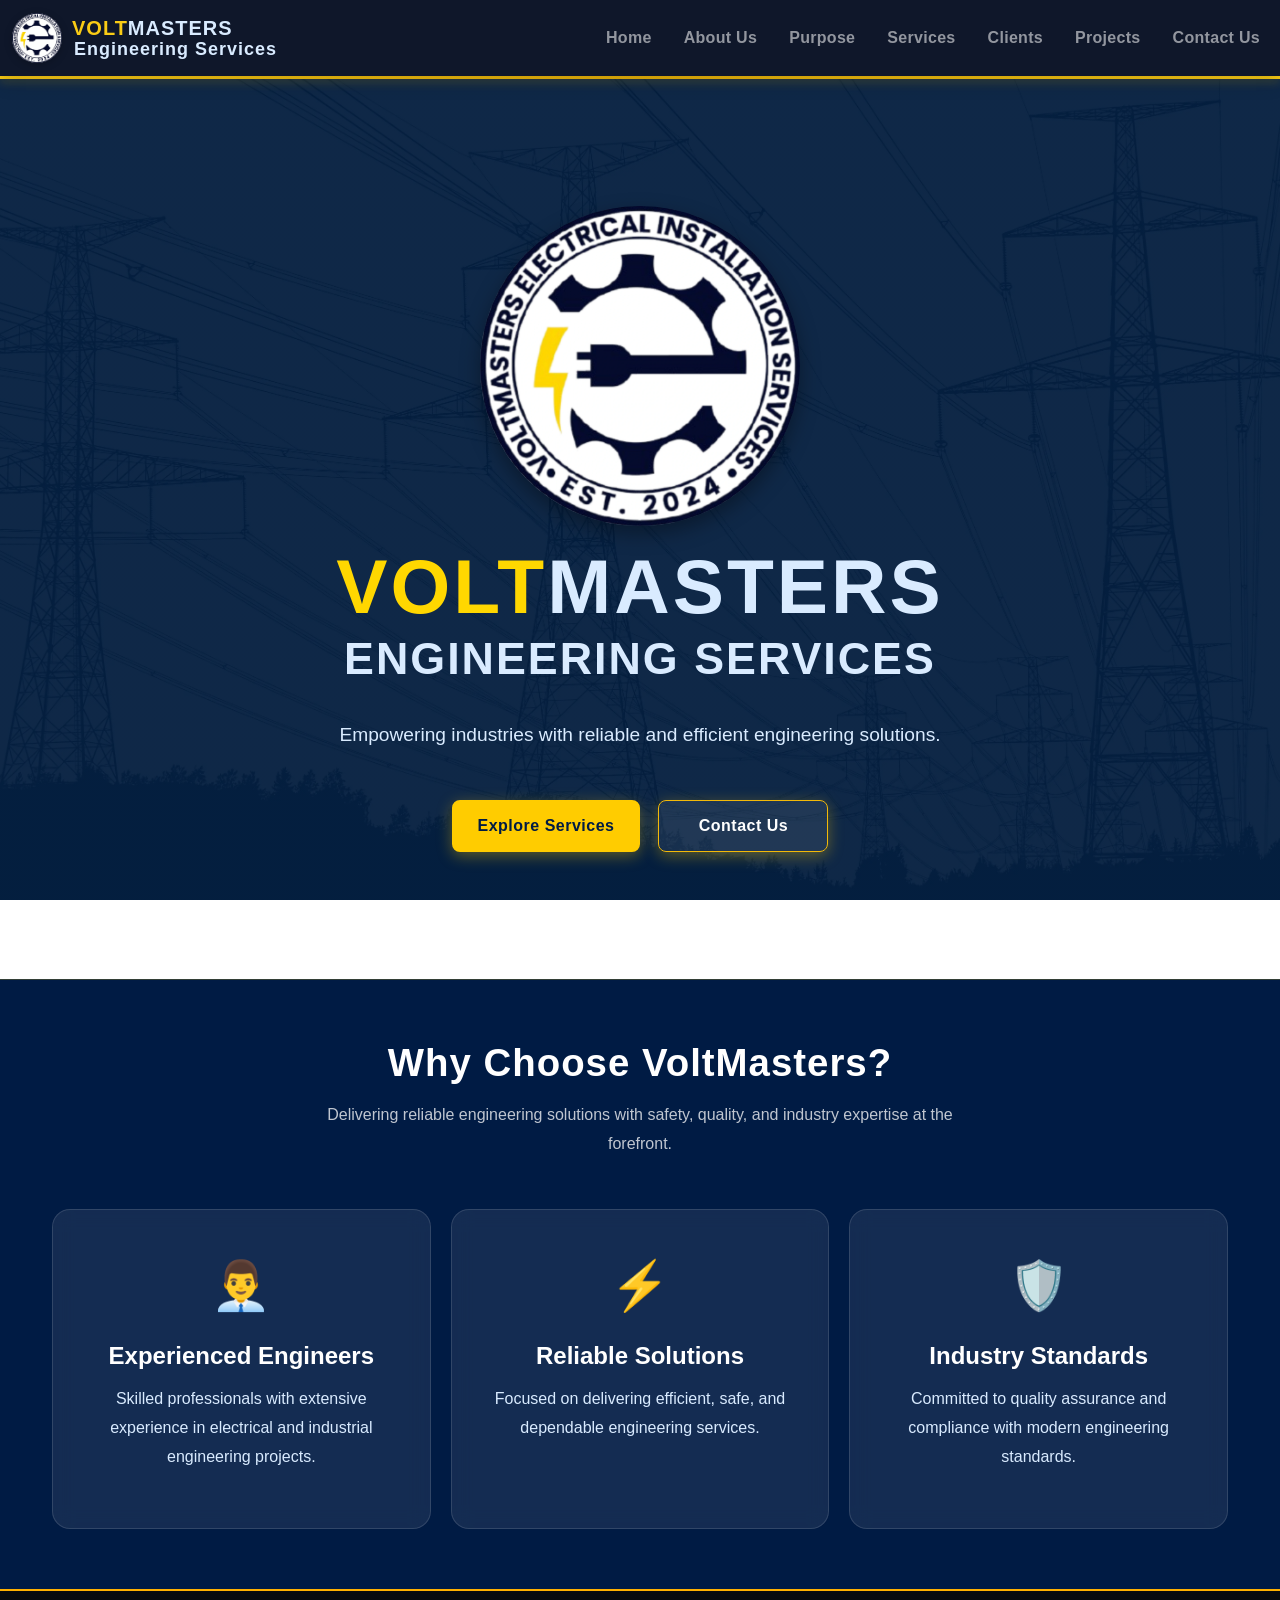
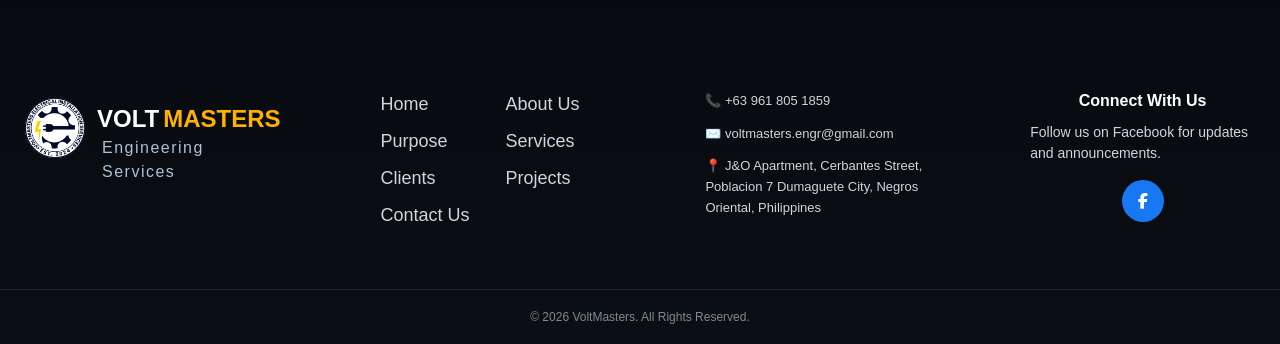
<file: index.html>
<!DOCTYPE html>
<html lang="en">

<head>
    <meta charset="UTF-8">
    <meta name="viewport" content="width=device-width, initial-scale=1.0">
    <title>VoltMasters Engineering Services</title>
    <link rel="icon" href="img/ico/logo.ico" type="image/x-icon">
    <link rel="stylesheet" href="css/style.css">
    <script src="https://cdn.jsdelivr.net/npm/bootstrap@5.3.3/dist/js/bootstrap.bundle.min.js"></script>
</head>

<body>

    <!-- LOADER -->
    <div id="loader">
        <div class="spinner"></div>
    </div>

    <!-- HEADER -->
    <div id="header"></div>

    <!-- MAIN CONTENT -->
    <main>

        <!-- HERO SECTION -->
        <section class="hero">

            <div class="hero-overlay"></div>

            <div class="container hero-container">

                <!-- LEFT CONTENT -->
                <div class="hero-content">

                    <div class="hero-brand">    

                             <!-- LOGO IMAGE (LIKE HEADER) -->
                              <img src="img/logo.webp" alt="VoltMasters Logo" class="hero-logo">

                              <!-- BRAND NAME -->
                               <h1>
                                 <span class="volt">VOLT</span><span class="masters">MASTERS</span>
                                   </h1>

                                             <!-- SUBTITLE -->
                                           <h2 class="hero-subtitle">ENGINEERING SERVICES</h2>

                                    </div>

                    <p>
                        Empowering industries with reliable and efficient engineering solutions.
                    </p>

                    <div class="hero-buttons">
                        <a href="/services" class="btn">Explore Services</a>
                        <a href="/contact" class="btn btn-outline">Contact Us</a>
                    </div>

                </div>

                

            </div>
                
        </section>

            <!-- WHY CHOOSE US -->
        <section class="why-us">
    <div class="container">

        <div class="section-header">
            <h2>Why Choose VoltMasters?</h2>
            <p>
                Delivering reliable engineering solutions with safety,
                quality, and industry expertise at the forefront.
            </p>
        </div>

        <div class="features">

            <div class="feature-card">
                <div class="feature-icon">👨‍💼</div>
                <h3>Experienced Engineers</h3>
                <p>
                    Skilled professionals with extensive experience
                    in electrical and industrial engineering projects.
                </p>
            </div>

            <div class="feature-card">
                <div class="feature-icon">⚡</div>
                <h3>Reliable Solutions</h3>
                <p>
                    Focused on delivering efficient, safe, and
                    dependable engineering services.
                </p>
            </div>

            <div class="feature-card">
                <div class="feature-icon">🛡️</div>
                <h3>Industry Standards</h3>
                <p>
                    Committed to quality assurance and compliance
                    with modern engineering standards.
                </p>
            </div>

        </div>

    </div>
</section>

    </main>

    <!-- FOOTER -->
    <div id="footer"></div>

    <!-- SCRIPT -->
    <script src="js/main.js"></script>

</body>

</html>
</file>
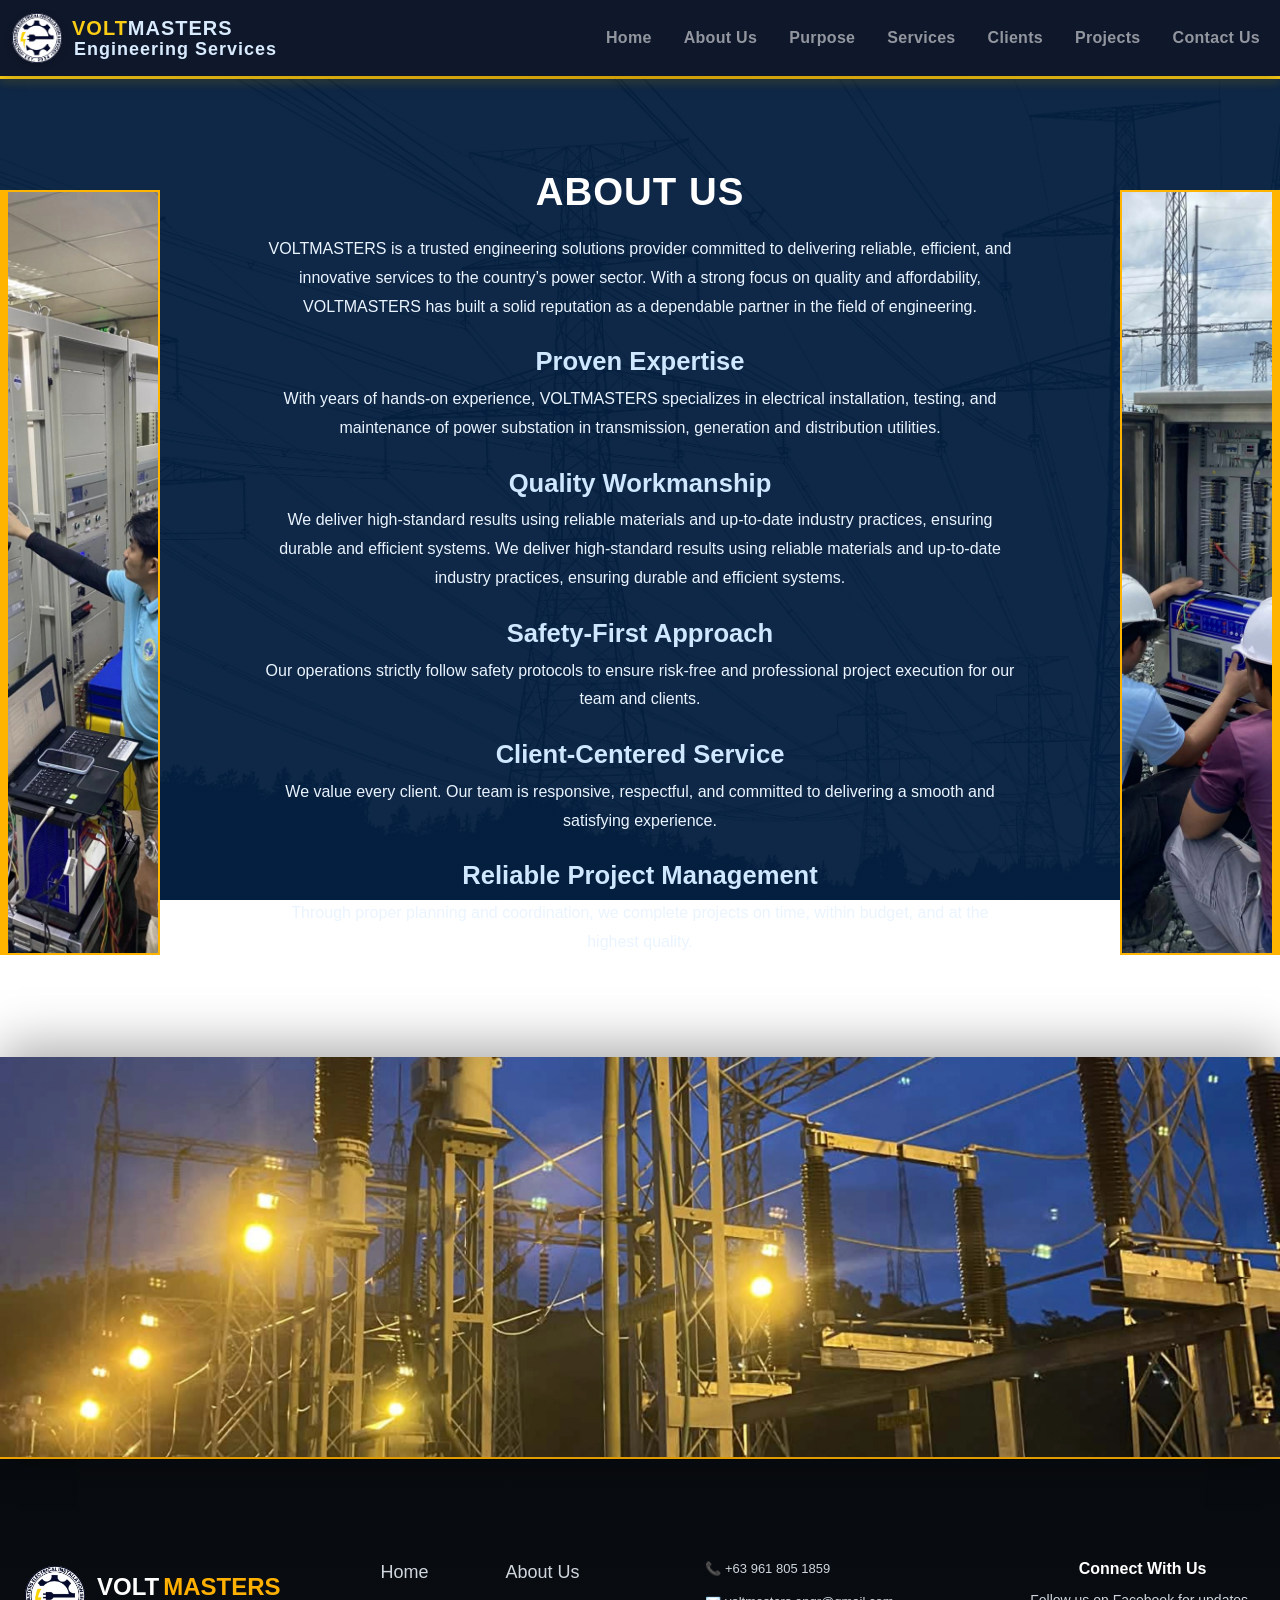
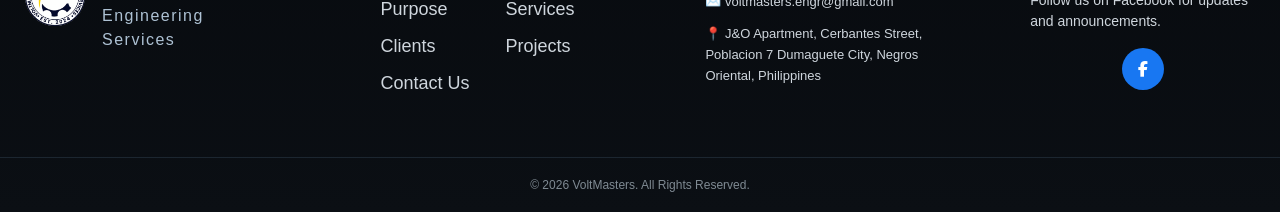
<file: about.html>
<!DOCTYPE html>
<html lang="en">
<head>
    <meta charset="UTF-8">
    <meta name="viewport" content="width=device-width, initial-scale=1.0">
    <title>ABOUT US | Voltmasters Engineering Services</title>
    <link rel="icon" href="img/ico/logo.ico" type="image/x-icon">
    <link rel="stylesheet" href="css/style.css">
    <script src="https://cdn.jsdelivr.net/npm/bootstrap@5.3.3/dist/js/bootstrap.bundle.min.js"></script>
</head>

<body>

<!-- LOADER -->
<div id="loader">
    <div class="spinner"></div>
</div>

<!-- HEADER -->
<div id="header"></div>

<main> 

<section class="about-section">
    <div class="about-overlay"></div>

    <div class="about-container">

        <div class="about-content">

            <!-- LEFT IMAGE -->
            <div class="about-side-image">
                <img src="img/abt/6.webp" loading="lazy" alt="Left Image">
            </div>

            <!-- TEXT -->
            <div class="about-text">
                <h2>ABOUT US</h2>

                <p>
                    VOLTMASTERS is a trusted engineering solutions provider committed to delivering reliable, efficient, and innovative services to the country’s power sector.
                    With a strong focus on quality and affordability, VOLTMASTERS has built a solid reputation as a dependable partner in the field of engineering.
                </p>

                <h3>Proven Expertise</h3>
                <p>With years of hands-on experience, VOLTMASTERS specializes in electrical installation, testing, and maintenance of power substation in transmission, generation and distribution utilities.</p>

                <h3>Quality Workmanship</h3>
                <p>We deliver high-standard results using reliable materials and up-to-date industry practices, ensuring durable and efficient systems.
                   We deliver high-standard results using reliable materials and up-to-date industry practices, ensuring durable and efficient systems.</p>

                <h3>Safety-First Approach</h3>
                <p>Our operations strictly follow safety protocols to ensure risk-free and professional project execution for our team and clients.</p>

                <h3>Client-Centered Service</h3>
                <p>We value every client. Our team is responsive, respectful, and committed to delivering a smooth and satisfying experience.</p>

                <h3>Reliable Project Management</h3>
                <p>Through proper planning and coordination, we complete projects on time, within budget, and at the highest quality.</p>
            </div>

            <!-- RIGHT IMAGE -->
            <div class="about-side-image">
                <img src="img/abt/5.webp" loading="lazy" alt="Right Image">
            </div>

        </div>

<!-- FULL WIDTH IMAGE (BOTTOM) -->
<div class="about-images">
   <img src="img/abt/SUBS.webp" loading="lazy" alt="Substation">
</div>

    </div>
</section>

</main>

<!-- FOOTER -->
<div id="footer"></div>

<script src="js/main.js"></script>

</body>
</html>
</file>
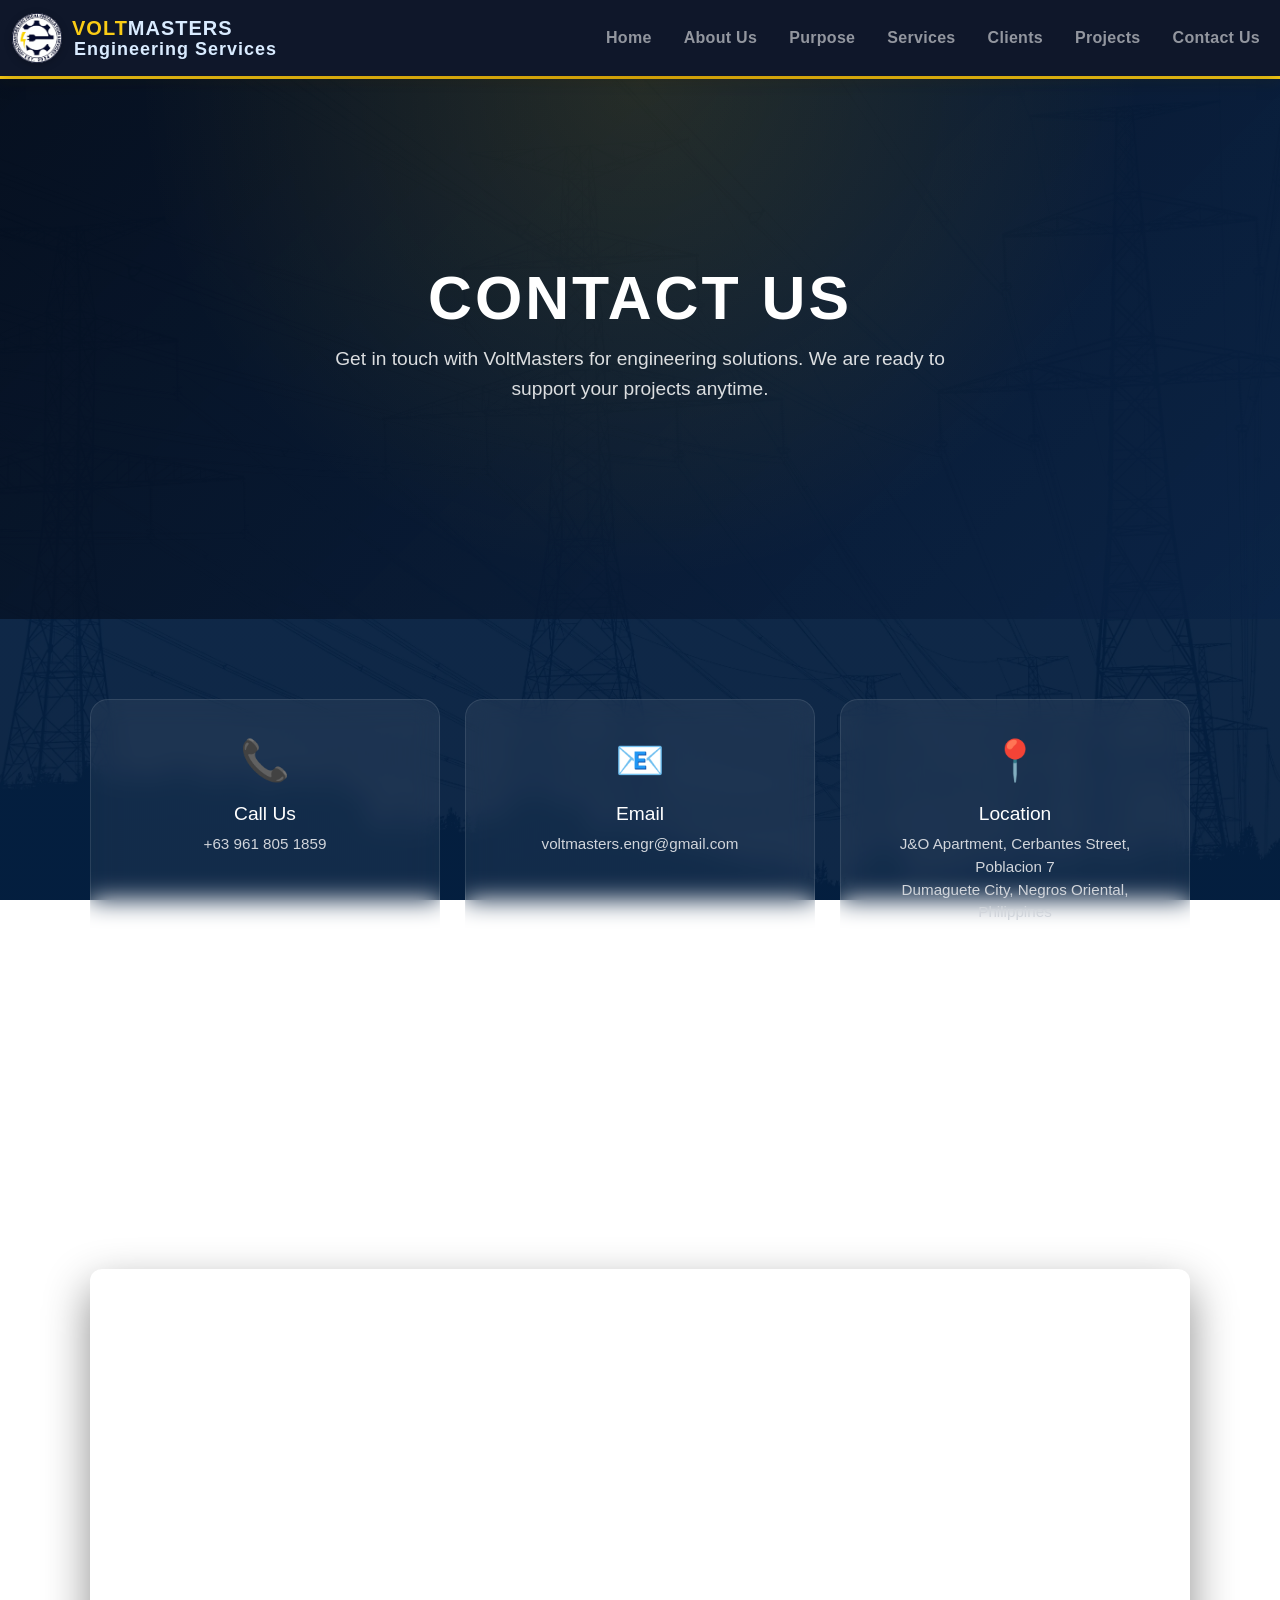
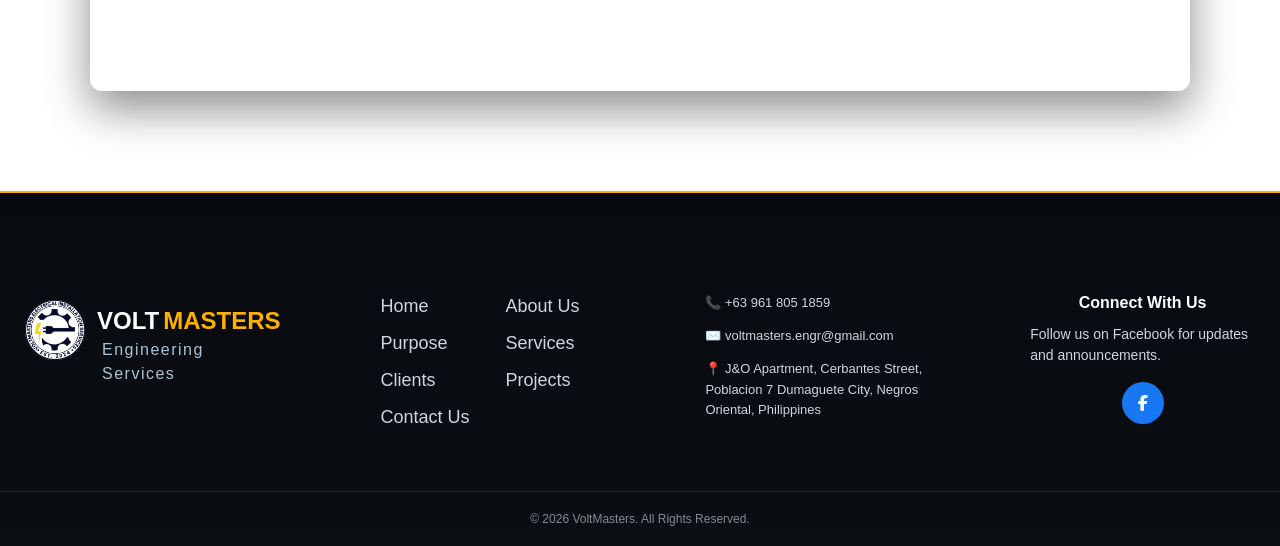
<file: contact.html>
<!DOCTYPE html>
<html lang="en">

<head>
    <meta charset="UTF-8">
    <meta name="viewport" content="width=device-width, initial-scale=1.0">
    <title>Contact | Voltmasters Engineering Services</title>
    <link rel="icon" href="img/ico/logo.ico" type="image/x-icon">
    <link rel="stylesheet" href="css/style.css">
    <script src="https://cdn.jsdelivr.net/npm/bootstrap@5.3.3/dist/js/bootstrap.bundle.min.js"></script>
</head>

<body>

    <!-- LOADER -->
    <div id="loader">
        <div class="spinner"></div>
    </div>

    <!-- HEADER -->
    <div id="header"></div>

    <!-- MAIN CONTENT -->
    <main>

        <!-- HERO SECTION -->
        <section class="contact-hero">
            <div class="hero-content">
                <h1>Contact Us</h1>
                <p>
                    Get in touch with VoltMasters for engineering solutions.
                    We are ready to support your projects anytime.
                </p>
            </div>
        </section>

        <!-- CONTACT INFO CARDS -->
        <section class="contact-info-section">
            <div class="contact-info-grid">

                <div class="info-card">
                    <div class="icon">📞</div>
                    <h3>Call Us</h3>
                    <p>+63 961 805 1859</p>
                </div>

                <div class="info-card">
                    <div class="icon">📧</div>
                    <h3>Email</h3>
                    <p>voltmasters.engr@gmail.com</p>
                </div>

                <div class="info-card">
                    <div class="icon">📍</div>
                    <h3>Location</h3>
                    <p>J&O Apartment, Cerbantes Street, Poblacion 7<br>
                       Dumaguete City, Negros Oriental, Philippines
                    </p>
                </div>

            </div>
        </section>

        <!-- GOOGLE MAP SECTION -->
        <section class="contact-map-section">

            <div class="map-container">

                <h2>Our Location</h2>
                <p>Visit our office in Dumaguete City, Philippines</p>

                <div class="map-frame">
                    <iframe
                        src="https://www.google.com/maps/embed?pb=!1m18!1m12!1m3!1d246.0791974936478!2d123.30485524404823!3d9.309579534411538!2m3!1f0!2f0!3f0!3m2!1i1024!2i768!4f13.1!3m3!1m2!1s0x33ab6f000df1f07b%3A0x8195cd69bfc5812e!2sVoltMasters%20Engineering%20Services!5e0!3m2!1sen!2sph!4v1780282876673!5m2!1sen!2sph"
                        width="100%"
                        height="400"
                        style="border:0;"
                        allowfullscreen=""
                        loading="lazy"
                        referrerpolicy="no-referrer-when-downgrade">
                    </iframe>
                </div>

            </div>


    </main>

    <!-- FOOTER -->
    <div id="footer"></div>

    <!-- JS -->
    <script src="js/main.js"></script>

</body>

</html>
</file>
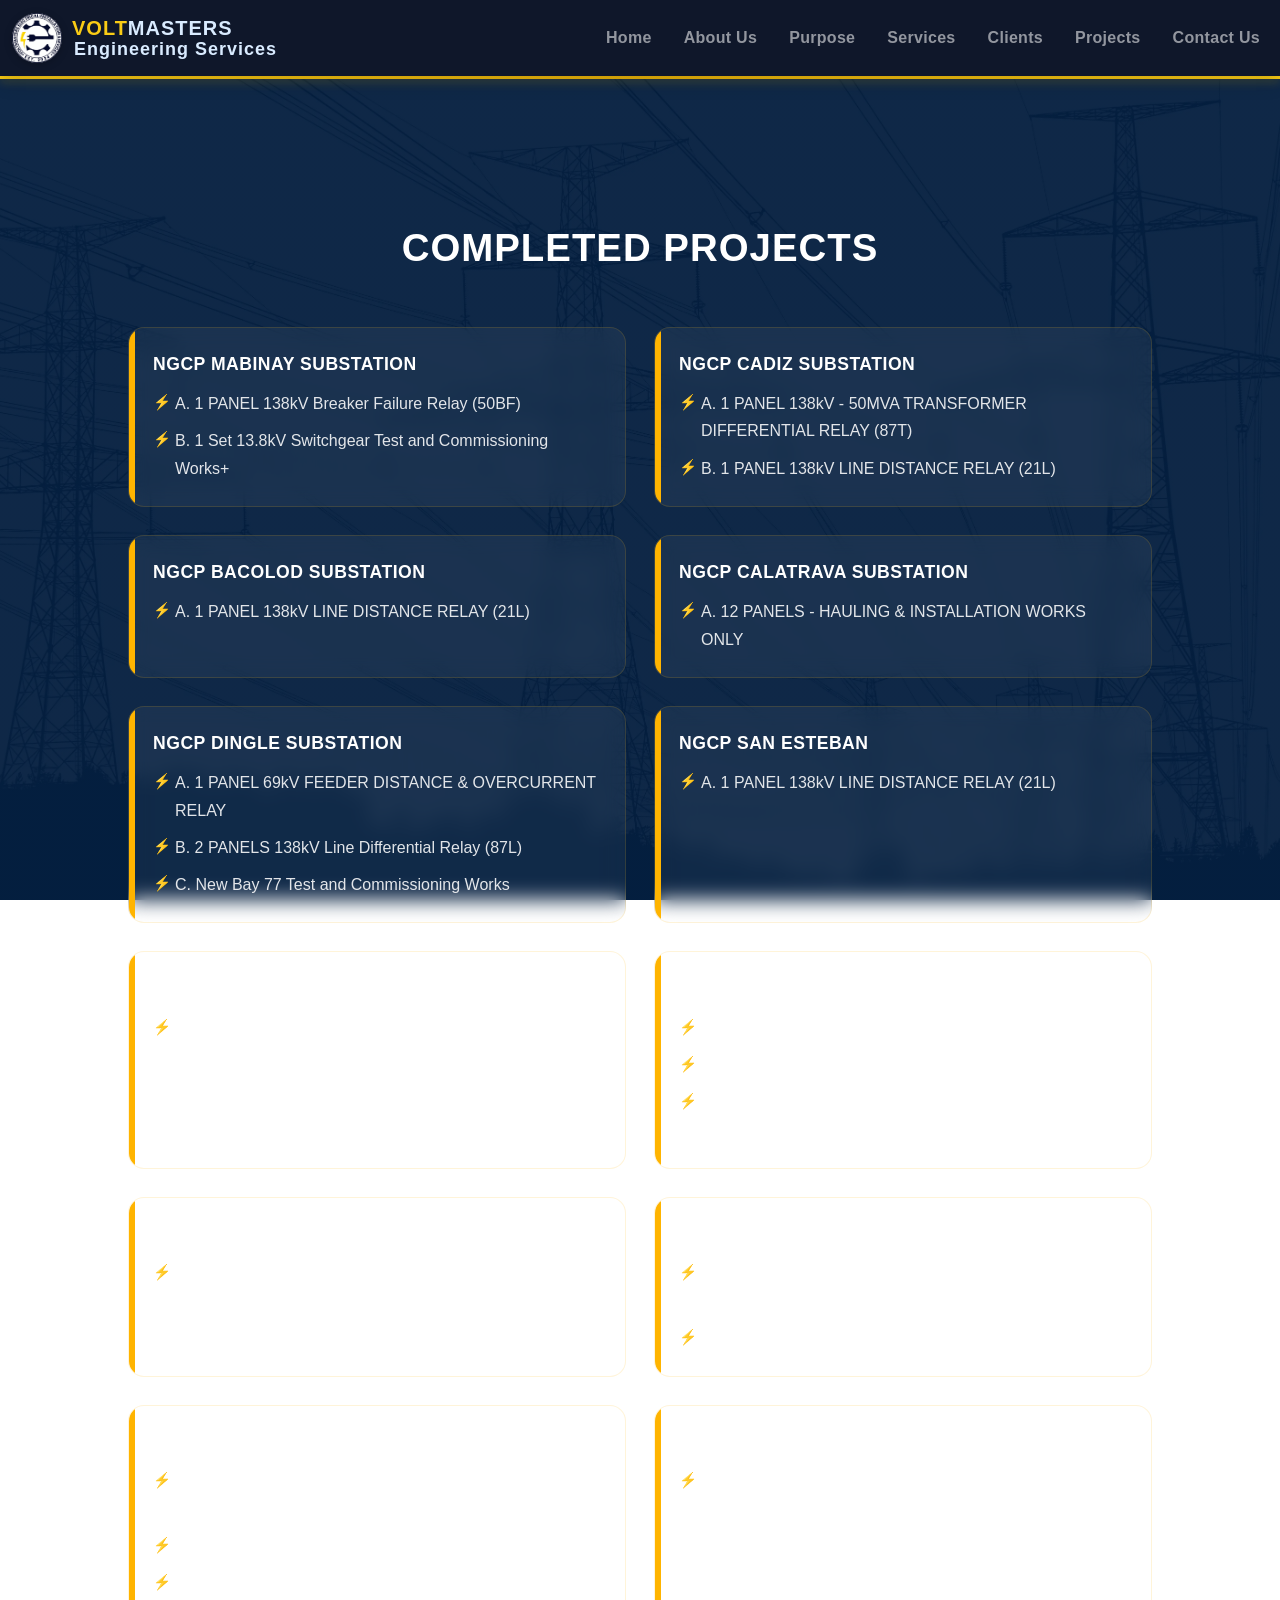
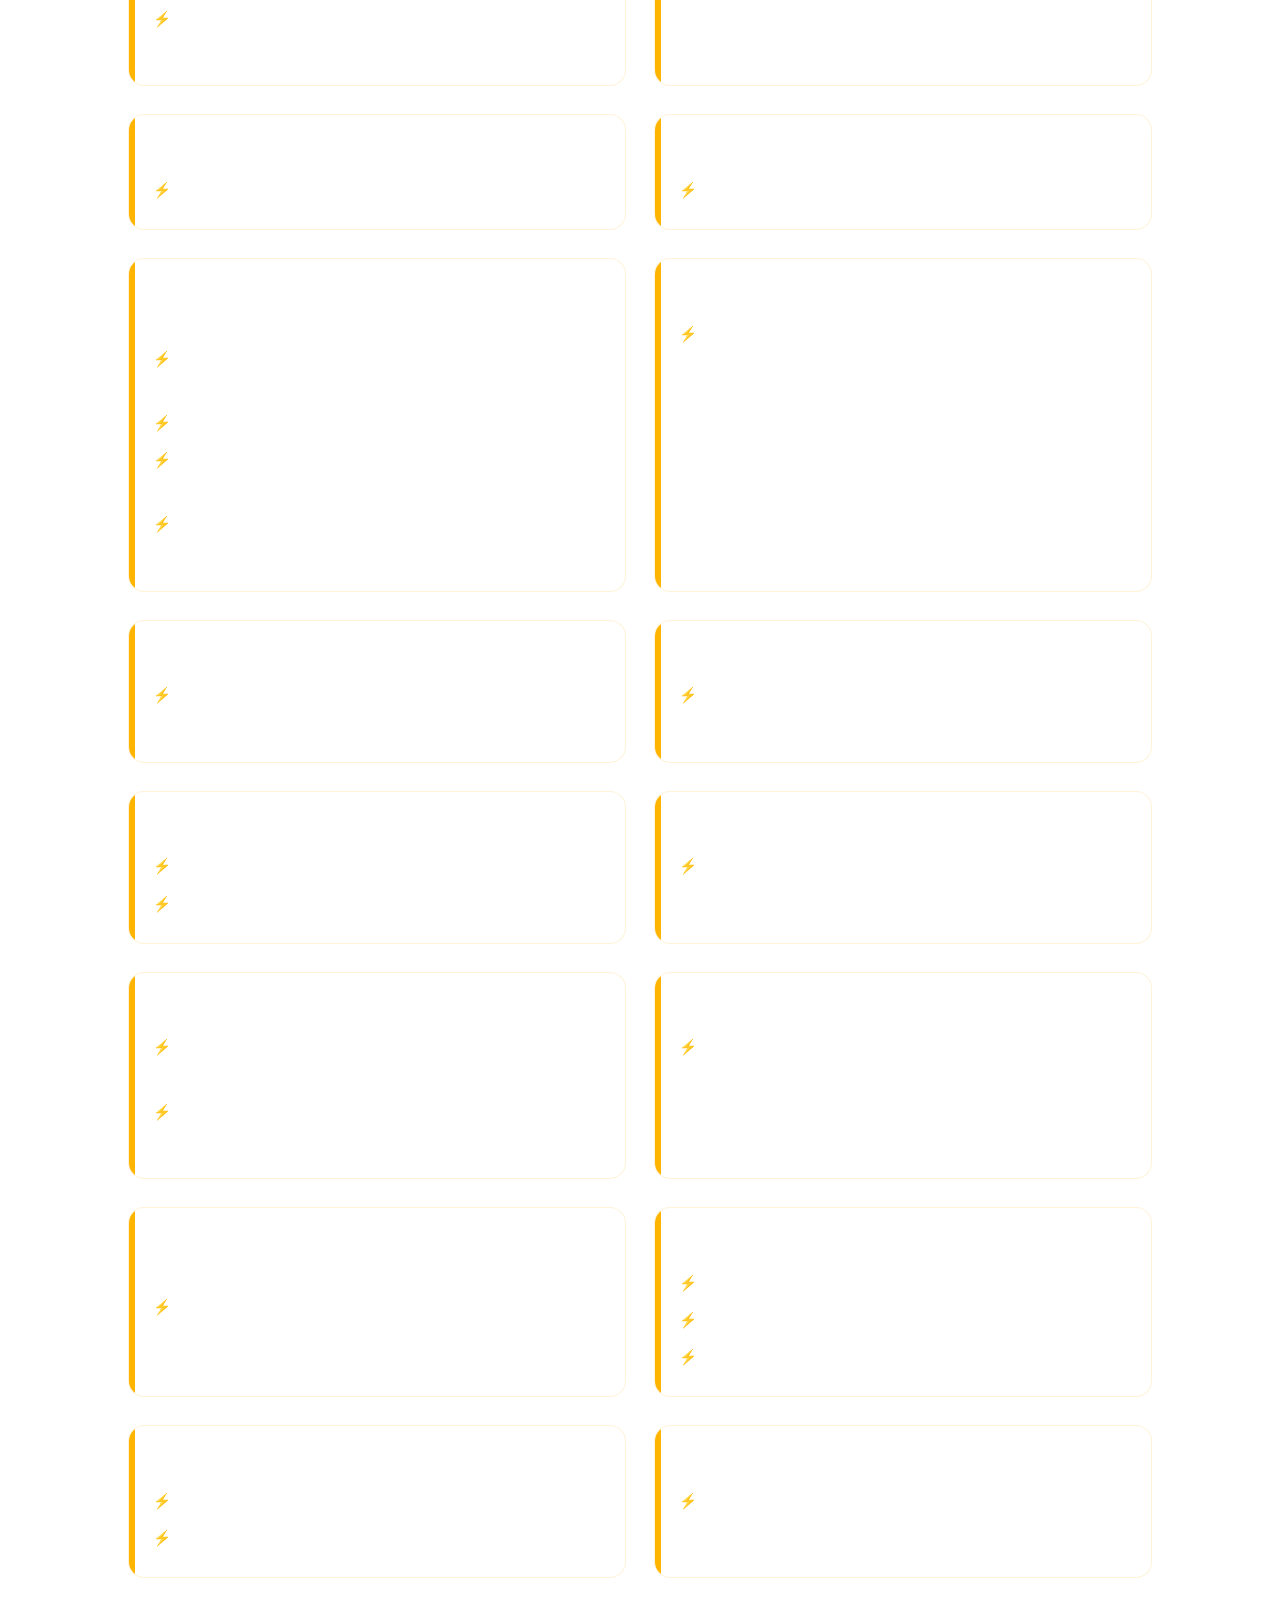
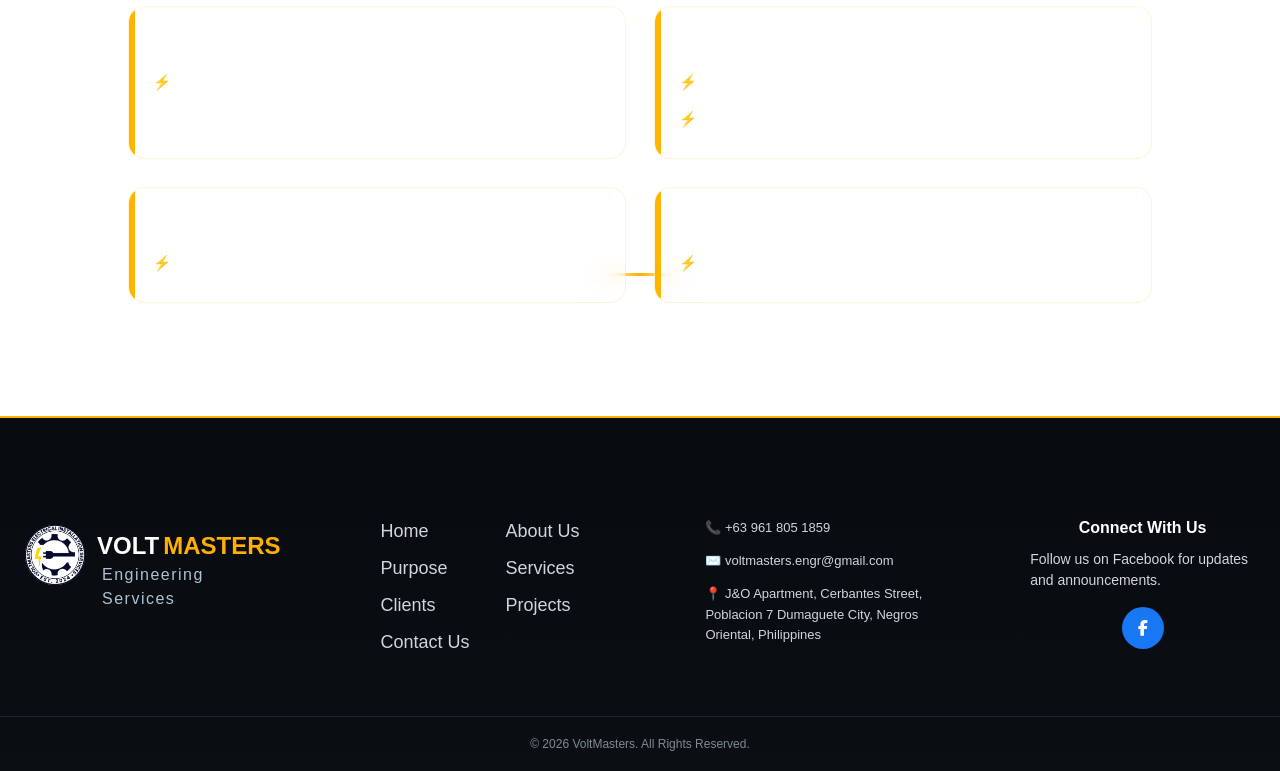
<file: projects.html>
<!DOCTYPE html>
<html lang="en">

<head>
    <meta charset="UTF-8">
    <meta name="viewport" content="width=device-width, initial-scale=1.0">
    <title>Projects | Voltmasters Engineering Services</title>
    <link rel="icon" href="img/ico/logo.ico" type="image/x-icon">
    <link rel="stylesheet" href="css/style.css">
    <script src="https://cdn.jsdelivr.net/npm/bootstrap@5.3.3/dist/js/bootstrap.bundle.min.js"></script>
</head>

<body>

    <!-- LOADER -->
    <div id="loader">
        <div class="spinner"></div>
    </div>

    <!-- HEADER -->
    <div id="header"></div>

    <!-- MAIN CONTENT -->
    <main>

        <section class="projects-section">

            <div class="projects-overlay"></div>

            

            <!-- PROJECT LIST -->
            <div class="completed-projects">
                <ul>

                    <!-- 30 PROJECT ITEMS -->
                    <li><strong>NGCP MABINAY SUBSTATION</strong>
                        <div class="project-details">
                            <div>A. 1 PANEL 138kV Breaker Failure Relay (50BF)</div>
                            <div>B. 1 Set 13.8kV Switchgear Test and Commissioning Works+</div>
                        </div>
                    </li>

                    <li><strong>NGCP CADIZ SUBSTATION</strong>
                        <div class="project-details">
                            <div>A. 1 PANEL 138kV - 50MVA TRANSFORMER DIFFERENTIAL RELAY (87T)</div>
                            <div>B. 1 PANEL 138kV LINE DISTANCE RELAY (21L)</div>
                        </div>
                    </li>

                    <li><strong>NGCP BACOLOD SUBSTATION</strong>
                        <div class="project-details">
                            <div>A. 1 PANEL 138kV LINE DISTANCE RELAY (21L)</div>
                        </div>
                    </li>

                    <li><strong>NGCP CALATRAVA SUBSTATION</strong>
                        <div class="project-details">
                            <div>A. 12 PANELS - HAULING & INSTALLATION WORKS ONLY</div>
                        </div>
                    </li>

                    <li><strong>NGCP DINGLE SUBSTATION</strong>
                        <div class="project-details">
                            <div>A. 1 PANEL 69kV FEEDER DISTANCE & OVERCURRENT RELAY</div>
                            <div>B. 2 PANELS 138kV Line Differential Relay (87L)</div>
                            <div>C. New Bay 77 Test and Commissioning Works</div>
                        </div>
                    </li>

                    <li><strong>NGCP SAN ESTEBAN</strong>
                        <div class="project-details">
                            <div>A. 1 PANEL 138kV LINE DISTANCE RELAY (21L)</div>
                        </div>
                    </li>

                    <li><strong>BAKUN HYDROELECTRIC PLANT</strong>
                        <div class="project-details">
                            <div>A. 1 PANEL 138kV LINE DISTANCE RELAY (21L)</div>
                        </div>
                    </li>
                    <li><strong>NGCP AMLAN SUBSTATION</strong>
                        <div class="project-details">
                            <div>A. 5 PANELS 138kV LINE DIFFERENTIAL RELAY (87L)</div>
                            <div>B. 3 PANELS 138kV BREAKER FAILURE RELAY (50BF)</div>
                            <div>C. 3 SETS 138kV POWER CIRCUIT BREAKER COMMISSIONING WORKS</div>
                        </div>
                    </li>

                    <li><strong>EDC PALINPINON POWER PLANT</strong>
                        <div class="project-details">
                            <div>A. 1 PANEL 138kV LINE DIFFERENTIAL RELAY (87L)</div>
                        </div>
                    </li>

                    <li><strong>NGCP ORMOC SUBSTATION</strong>
                        <div class="project-details">
                            <div>A. 3 PANELS 230KV-150MVA TRANSFORMER DIFFERENTIAL RELAY (87T)</div>
                            <div>B. 1 PANEL 138KV LINE DIFFERENTIAL RELAY (87L)</div>
                        </div>
                    </li>

                    <li><strong>NGCP NABAS SUBSTATION</strong>
                        <div class="project-details">
                            <div>A. 1 PANEL 138KV-50MVA TRANSFORMER DIFFERENTIAL RELAY (87T)</div>
                            <div>B. 4 PANELS 138kV LINE DIFFERENTIAL RELAY (87L)</div>
                            <div>C. 4 PANELS 138kV BREAKER FAILURE RELAY (50BF)</div>
                            <div>D. 138kV Secondary Test, Commissioning and Revamping works for the new bay 73 & 74</div>
                        </div>
                    </li>

                    <li><strong>NGCP CEBU SUBSTATION</strong>
                        <div class="project-details">
                            <div>A. 1 PANEL 138KV LINE DIFFERENTIAL RELAY (87L)</div>
                        </div>
                    </li>

                    <li><strong>NGCP MANDAUE SUBSTATION</strong>
                        <div class="project-details">
                            <div>A. 1 PANEL 138KV LINE DIFFERENTIAL RELAY (87L)</div>
                        </div>
                    </li>

                    <li><strong>EDC KANANGGA POWER PLANT</strong>
                        <div class="project-details">
                            <div>A. 1 PANEL 138KV LINE DIFFERENTIAL RELAY (87L)</div>
                        </div>
                    </li>

                    <li><strong>PETROWIND ENERGY INC. (PWEI) - NABAS, AKLAN</strong>
                        <div class="project-details">
                            <div>A. 2 PANELS 69kV TRANSFORMER DIFFERENTIAL RELAY (87T)</div>
                            <div>B. 2 PANELS 69kV LINE DIFFERENTIAL RELAY (87L)</div>
                            <div>C. 2 PANELS 69kV FEEDER DISTANCE & OVERCURRENT RELAY</div>
                            <div>D. 69kV Secondary Test, Commissioning and Revamping works</div>
                        </div>
                    </li>

                    <li><strong>BACOLOD TANDUAY MANUFACTURING PLANT</strong>
                        <div class="project-details">
                            <div>A. 13.8kV Recloser Test & Commissioning</div>
                        </div>
                    </li>

                    <li><strong>NGCP SAMBOAN SUBSTATION</strong>
                        <div class="project-details">
                            <div>A. 69kV Bus Potential Transformer HVE Test and Commissioning Works</div> 
                        </div>
                    </li>

                    <li><strong>BAIS METRO GAISANO</strong>
                        <div class="project-details">
                            <div>A. 13.8kV Switchgear Test and Commissioning Works</div>
                        </div>
                    </li>

                    <li><strong>BILECO CAPACITOR BANK</strong>
                        <div class="project-details">
                            <div>A. HVE Test and Commissioning Work</div>
                            <div>B. Secondary Test and Commissioning Works</div>
                        </div>
                    </li>

                    <li><strong>NGCPP SAN JOSE SUBSTATION</strong>
                        <div class="project-details">
                            <div>A. Secondary Test, Commissioning and Revamping Works of the new 138kV & 69kV System of the Substation</div>
                        </div>
                    </li>

                    <li><strong>NGCP DARAGA SUBSTATION</strong>
                        <div class="project-details">
                            <div>A. 69kV, 138kV & 230kV High Voltage Test and Commissioning Works</div>
                            <div>B. 69kV, 138kV & 230kV Secondary Test and Commissioning Works</div>
                        </div>
                    </li>

                    <li><strong>PALO, LEYTE 50 MVA SOLAR PLANT</strong>
                        <div class="project-details">
                            <div>A.  Test and Decommissioning Capacitor Bank Panel</div>
                        </div>
                    </li>

                    <li><strong>PHILIPPINE MINING SERVICE CORPORATION (PMSC) GARCIA HERNANDEZ, BOHOL</strong>
                        <div class="project-details">
                            <div>A. Relay Testing of PMSC</div>
                        </div>
                    </li>

                    <li><strong>BILIRAN ELECTRIC COOPERATIVE INC, (BILECO)</strong>
                        <div class="project-details">
                            <div>A. HVE Test and Commissioning Works</div>
                            <div>B. Secondary Test and Commissioning Works</div>
                            <div>C. Decommissioning of  Capacitor Bank Panel</div>
                        </div>
                    </li>

                    <li><strong>NGCP NAGA SUBSTATION</strong>
                        <div class="project-details">
                            <div>A. HVE Test and Commissioning Works</div>
                            <div>B. Protection Coordination Study</div>
                        </div>
                    </li>

                    <li><strong>NGCP LUGAIT SUBSTATION</strong>
                        <div class="project-details">
                            <div>A. Secondary Test and Commissioning Works</div>
                        </div>
                    </li>

                    <li><strong>NGCP SAN JOSE SUBSTATION</strong>
                        <div class="project-details">
                            <div>A. Secondary Test and Commissioning Works</div>
                        </div>
                    </li>

                    <li><strong>NGCP BAYBAY SUBSTATION</strong>
                        <div class="project-details">
                            <div>A. Secondary Test and Commissioning Works</div>
                            <div>B. Troubleshooting of PCB</div>
                        </div>
                    </li>

                    <li><strong>TOLEDO CARMEN BESS</strong>
                        <div class="project-details">
                            <div>A. Secondary Test and Commissioning Works</div>
                        </div>
                    </li>

                    <li><strong>NGCP BALO-I SUBSTATION</strong>
                        <div class="project-details">
                            <div>A. Secondary Test and Commissioning Works</div>
                        </div>
                    </li>

                </ul>
            </div>

        </section>

    </main>

    <!-- FOOTER -->
    <div id="footer"></div>

    <!-- JS -->
    <script src="js/main.js"></script>

</body>

</html>
</file>
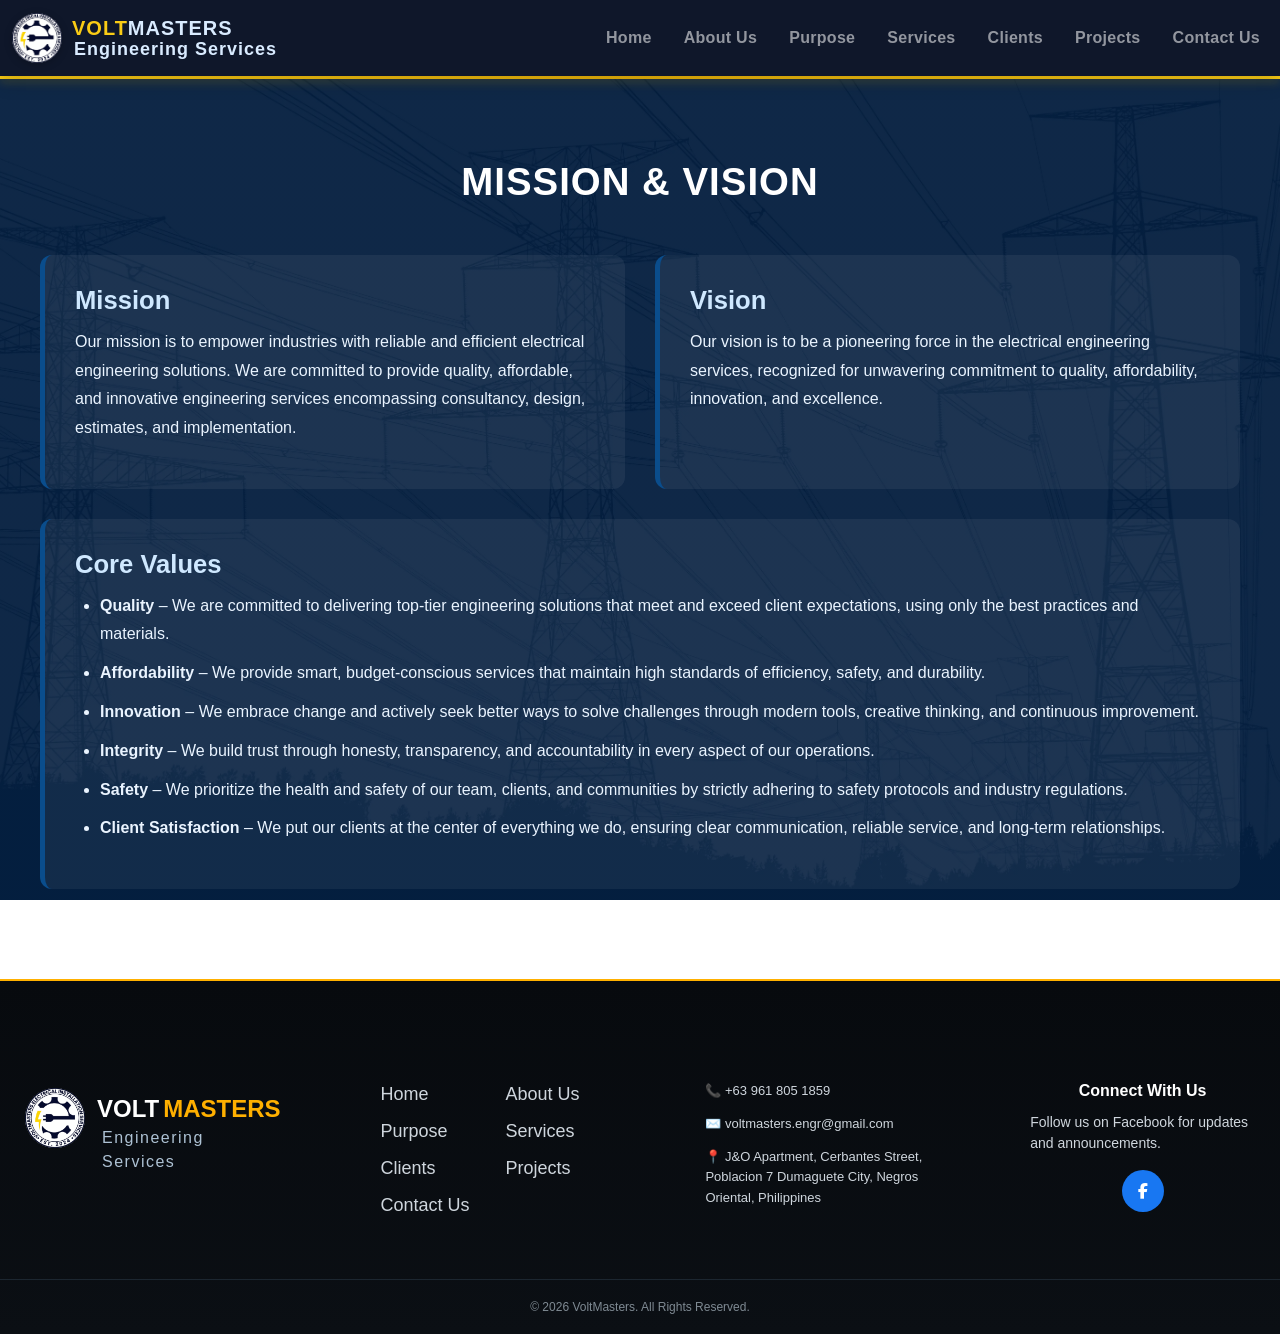
<file: purpose.html>
<!DOCTYPE html>
<html lang="en">

<head>
    <meta charset="UTF-8">
    <meta name="viewport" content="width=device-width, initial-scale=1.0">
    <title>Purpose | Voltmasters Engineering Services</title>
    <link rel="icon" href="img/ico/logo.ico" type="image/x-icon">
    <link rel="stylesheet" href="css/style.css">
    <script src="https://cdn.jsdelivr.net/npm/bootstrap@5.3.3/dist/js/bootstrap.bundle.min.js"></script>
</head>

<body>

    <!-- LOADER -->
    <div id="loader">
        <div class="spinner"></div>
    </div>

    <!-- HEADER -->
    <div id="header"></div>

    <!-- MAIN CONTENT -->
    <main>

        <section class="mission-section">

            <div class="mission-overlay"></div>

            <div class="mission-container">

                <h2>MISSION & VISION</h2>

                <!-- MISSION -->
                <div class="mission-box">
                    <h3>Mission</h3>
                    <p>
                        Our mission is to empower industries with reliable and efficient electrical engineering solutions.
                        We are committed to provide quality, affordable, and innovative engineering services encompassing consultancy, design, estimates, and implementation.
                    </p>
                </div>

                <!-- VISION -->
                <div class="mission-box">
                    <h3>Vision</h3>
                    <p>
                        Our vision is to be a pioneering force in the electrical engineering services, recognized for unwavering commitment to quality, affordability, innovation, and excellence.

                    </p>
                </div>

                <!-- CORE VALUES -->
                <div class="mission-box">
                    <h3>Core Values</h3>

                    <ul>
                        <li><strong>Quality</strong> – We are committed to delivering top-tier engineering solutions that meet and exceed client expectations, using only the best practices and materials.</li>
                        <li><strong>Affordability</strong> – We provide smart, budget-conscious services that maintain high standards of efficiency, safety, and durability.</li>
                        <li><strong>Innovation</strong> – We embrace change and actively seek better ways to solve challenges through modern tools, creative thinking, and continuous improvement.</li>
                        <li><strong>Integrity</strong> – We build trust through honesty, transparency, and accountability in every aspect of our operations.</li>
                        <li><strong>Safety</strong> – We prioritize the health and safety of our team, clients, and communities by strictly adhering to safety protocols and industry regulations.</li>
                        <li><strong>Client Satisfaction</strong> – We put our clients at the center of everything we do, ensuring clear communication, reliable service, and long-term relationships.</li>
                    </ul>
                </div>

            </div>

        </section>

    </main>

    <!-- FOOTER -->
    <div id="footer"></div>

    <!-- SCRIPT -->
    <script src="js/main.js"></script>

</body>

</html>
</file>
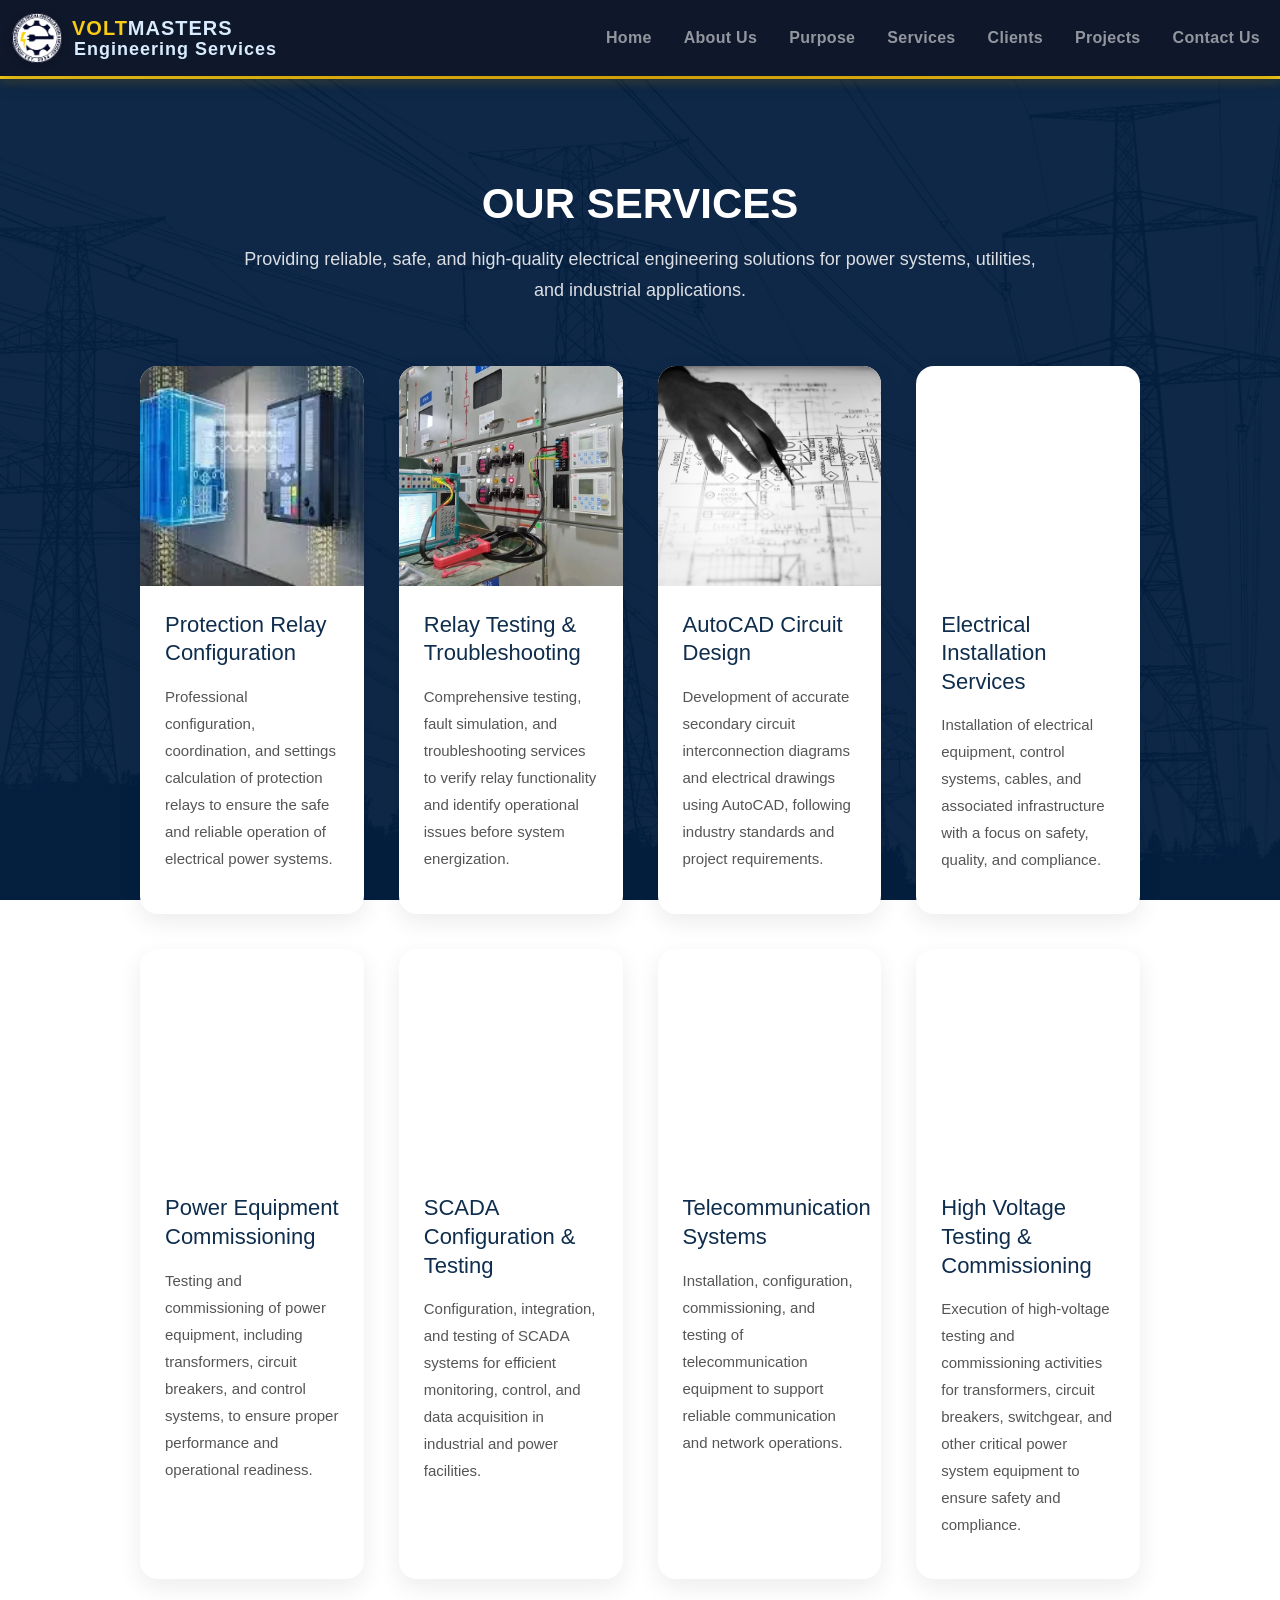
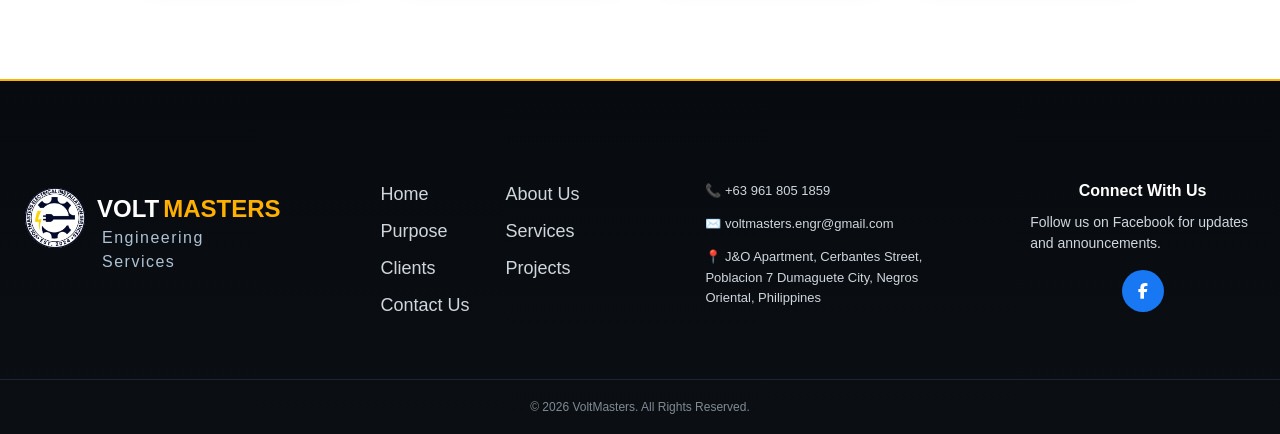
<file: services.html>
<!-- services.html -->
<!DOCTYPE html>
<html lang="en">

<head>
    <meta charset="UTF-8">
    <meta name="viewport" content="width=device-width, initial-scale=1.0">
    <title>Services | Voltmasters Engineering Services</title>
    <link rel="icon" href="img/ico/logo.ico" type="image/x-icon">
    <link rel="stylesheet" href="css/style.css">
    <script src="https://cdn.jsdelivr.net/npm/bootstrap@5.3.3/dist/js/bootstrap.bundle.min.js"></script>
</head>

<body>

    <!-- LOADER -->
    <div id="loader">
        <div class="spinner"></div>
    </div>

    <!-- HEADER -->
    <div id="header"></div>

    <!-- MAIN CONTENT -->
    <main>

        <!-- SERVICES SECTION -->
        <section class="services-section">

            <div class="services-overlay"></div>

            <div class="container">

                <h2>OUR SERVICES</h2>

                <p class="subtitle">
                    Providing reliable, safe, and high-quality electrical engineering solutions
                    for power systems, utilities, and industrial applications.
                </p>

                <div class="services-grid">

                    <div class="service-card">
                        <img src="img/services/protection.webp" loading="lazy" decoding="async" alt="Protection Relay Configuration">

                        <div class="service-content">
                            <h3>Protection Relay Configuration</h3>
                            <p>Professional configuration, coordination, and settings calculation of protection relays to ensure the safe and reliable operation of electrical power systems.</p>
                        </div>
                    </div>

                    <div class="service-card">
                        <img src="img/services/testing.webp" loading="lazy" decoding="async" alt="Relay Testing & Troubleshooting">
                        
                        <div class="service-content">
                            <h3>Relay Testing & Troubleshooting</h3>
                            <p>Comprehensive testing, fault simulation, and troubleshooting services to verify relay functionality and identify operational issues before system energization.</p>
                        </div>
                    </div>

                    <div class="service-card">
                        <img src="img/services/autocad.webp" loading="lazy" decoding="async" alt="AutoCAD Circuit Design">

                        <div class="service-content">
                            <h3>AutoCAD Circuit Design</h3>
                            <p>Development of accurate secondary circuit interconnection diagrams and electrical drawings using AutoCAD, following industry standards and project requirements.</p>
                        </div>
                    </div>

                    <div class="service-card">
                        <img src="img/services/installtion.webp" loading="lazy" decoding="async" alt="Electrical Installation Services">

                        <div class="service-content">
                            <h3>Electrical Installation Services</h3>
                            <p>Installation of electrical equipment, control systems, cables, and associated infrastructure with a focus on safety, quality, and compliance.</p>
                        </div>
                    </div>

                    <div class="service-card">
                        <img src="img/services/comissioning.webp" loading="lazy" decoding="async" alt="Power Equipment Commissioning">

                        <div class="service-content">
                            <h3>Power Equipment Commissioning</h3>
                            <p>Testing and commissioning of power equipment, including transformers, circuit breakers, and control systems, to ensure proper performance and operational readiness.</p>
                        </div>
                    </div>

                    <div class="service-card">
                        <img src="img/services/scada.webp" loading="lazy" decoding="async" alt="SCADA Configuration & Testing">

                        <div class="service-content">
                            <h3>SCADA Configuration & Testing</h3>
                            <p>Configuration, integration, and testing of SCADA systems for efficient monitoring, control, and data acquisition in industrial and power facilities.</p>
                        </div>
                    </div>

                    <div class="service-card">
                        <img src="img/services/telecom.webp" loading="lazy" decoding="async" alt="Telecommunication Systems">

                        <div class="service-content">
                            <h3>Telecommunication Systems</h3>
                            <p>Installation, configuration, commissioning, and testing of telecommunication equipment to support reliable communication and network operations.</p>
                        </div>
                    </div>

                    <div class="service-card">
                        <img src="img/services/high-voltage.webp" loading="lazy" decoding="async" alt="High Voltage Testing & Commissioning">

                        <div class="service-content">
                            <h3>High Voltage Testing & Commissioning</h3>
                            <p>Execution of high-voltage testing and commissioning activities for transformers, circuit breakers, switchgear, and other critical power system equipment to ensure safety and compliance.</p>
                        </div>
                    </div>

                </div>

            </div>

        </section>

    </main>

    <!-- FOOTER -->
    <div id="footer"></div>

    <!-- JS -->
    <script src="js/main.js"></script>

</body>

</html>
</file>
<file: css/style.css>
/* ===============================================
   1. GLOBAL RESET & BASE LAYOUT
================================================== */
* {
    margin: 0;
    padding: 0;
    box-sizing: border-box;
}

html,
body {
    min-height: 100%;
    font-family: Arial, sans-serif;
    color: #222;
}

body {
  margin: 0;
  min-height: 100vh;
  overflow-x: hidden;
  font-family: Arial, sans-serif;
  color: #222;
  position: relative;
}

body::before {
  content: "";
  position: fixed;
  top: 0;
  left: 0;
  width: 100%;
  height: 100%;
  background:
    linear-gradient(
      rgba(0, 20, 40, 0.65),
      rgba(0, 20, 40, 0.65)
    ),
    url('../img/BG.webp');
  background-size: cover;
  background-position: center;
  background-repeat: no-repeat;
  z-index: -1;
}



/* =========================================================
   MAIN CONTENT
========================================================= */

main {
    flex: 1;
    position: relative;
    z-index: 1;
}

/* =========================================================
   SHARED SECTION LAYOUT
========================================================= */

.hero,
.about-section,
.mission-section,
.services-section,
.clients-section,
.projects-section {
    position: relative;
    min-height: 100vh;
    padding: 100px 10%;
    background: transparent;
    color: #fff;
}

/* Content always above background */
.hero-container,
.about-container,
.mission-container,
.services-section .container,
.clients-section .container,
.projects-container {
    position: relative;
    z-index: 2;
}
















/* =========================================================
        HOMEPAGE HERO CONTAINER
========================================================= */

.hero-container {
    width: 100%;
    max-width: 1200px; 
    margin: 0 auto;
    display: flex;
    flex-direction: column; 
    align-items: center;
    justify-content: center;
    gap: 40px;
    position: relative;
    z-index: 2;
    text-align: center;
}

/* =========================================================
   3. HERO SECTION
========================================================= */

.hero {
    position: relative;
    min-height: 100vh; /* better full screen */
    display: flex;
    align-items: center;
    justify-content: center;
    padding: 0 5%;
    overflow: hidden;
}

/* =========================================================
   HERO CONTENT
========================================================= */

.hero-content {
    width: 100%;
    max-width: 700px;
    display: flex;
    flex-direction: column;
    align-items: center;
    justify-content: center;
    text-align: center;
}

/* HERO BRAND (HEADER-LIKE STRUCTURE) */
.hero-brand {
    display: flex;
    align-items: center;
    text-align: center;      
    justify-content: center;
    flex-direction: column;
    gap: 12px;
    margin-bottom: 10px;
}

/* BIGGER LOGO */
.hero-logo {
    width: clamp(220px, 25vw, 360px);
    height: clamp(220px, 25vw, 360px);
    object-fit: cover;
    border-radius: 50%;
    box-shadow: 0 8px 20px rgba(0,0,0,0.35);
    transition: transform 0.3s ease;
}

/* MAIN TITLE (same strong header feel) */
.hero-content h1 {
    font-size: clamp(3rem, 6vw, 5.5rem);
    font-weight: 800;
    letter-spacing: 3px;
    margin: 20px 0 0 0;
    line-height: 1;
    margin-top: 10px;
}

/* SUBTITLE */
.hero-content h2 {
    font-size: clamp(1.8rem, 3.5vw, 3rem);
    font-weight: 700;
    color: #d9ebff;
    letter-spacing: 2px;
    margin: 0;
    margin-top: -5px;
}


/* PARAGRAPH */
.hero-content p {
    font-size: clamp(1rem, 1.5vw, 1.3rem);
    font-weight: 500;
    line-height: 1.6;
    color: #d9ebff;
    margin-top: 25px;
    margin-bottom: 35px;
    max-width: 650px;
}
 
/* =========================================================
   BRAND COLORS
========================================================= */

.volt {
    color: #ffd700;
}

.masters {
    color: #d9ebff;
}

/* =========================================================
   BUTTONS
========================================================= */

.hero-buttons {
    display: flex;
    gap: 18px;
    margin-top: 14px;
    flex-wrap: wrap;
    justify-content: center;
}

/* BASE BUTTON */
.hero-buttons .btn,
.hero-buttons .btn-outline {
    display: inline-flex;
    align-items: center;
    justify-content: center;
    min-width: 170px;
    padding: 12px 24px;
    border-radius: 8px;
    font-size: 16px;
    font-weight: 700;
    text-decoration: none !important;
    letter-spacing: 0.5px;
    transition: all 0.3s ease;
}

/* PRIMARY */
.hero-buttons .btn {
    background: #ffcc00;
    color: #001b44 !important;
    border: 2px solid #ffcc00;
    box-shadow: 0 4px 15px rgba(255, 204, 0, 0.35);
}

.hero-buttons .btn:hover {
    background: #ffd633;
    transform: translateY(-2px);
}

/* OUTLINE */
.hero-buttons .btn-outline {
    background: rgba(255, 255, 255, 0.08);
    color: #ffffff !important;
    border: 1px solid #f3b909;
}

.hero-buttons .btn-outline:hover {
    background: #d9ebff;
    color: #001b44 !important;
    transform: translateY(-2px);
}



/* =========================================================
   WHY CHOOSE US
========================================================= */

.why-us {
    position: relative;
    padding: 60px 20px;
    background: #001b44;
    border-top: 1px solid rgba(255, 204, 0, 0.2);
    overflow: hidden;
}

.why-us .container {
    position: relative;
    z-index: 2;
    max-width: 1200px;
    margin: auto;
}

/* HEADER */

.section-header {
    text-align: center;
    margin-bottom: 35px; /* was 70px */
}

.section-header h2 {
    color: #fff;
    font-size: clamp(2.5rem, 5vw, 4rem);
    font-weight: 800;
    margin-bottom: 15px;
}

.section-header p {
    color: #d9ebff;
    font-size: 1.1rem;
    max-width: 700px;
    margin: auto;
    line-height: 1.8;
}

/* FEATURE GRID */

.features {
    display: grid;
    grid-template-columns: repeat(3, 1fr);
    gap: 20px; /* was 30px */
}

/* CARD */

.feature-card {
    background: rgba(255,255,255,0.08);
    border: 1px solid rgba(255,255,255,0.12);
    backdrop-filter: blur(10px);
    padding: 40px 30px;
    border-radius: 18px;
    text-align: center;
    transition: all 0.35s ease;
}

.feature-card:hover {
    transform: translateY(-10px);
    border-color: #ffcc00;
    box-shadow: 0 15px 35px rgba(255,204,0,0.15);
}

.feature-icon {
    font-size: 3rem;
    margin-bottom: 20px;
}

.feature-card h3 {
    color: #ffffff;
    font-size: 1.5rem;
    margin-bottom: 15px;
    font-weight: 700;
}

.feature-card p {
    color: #d9ebff;
    line-height: 1.8;
    font-size: 1rem;
}


/* RESPONSIVE */

@media (max-width: 992px) {
    .features {
        grid-template-columns: 1fr;
    }

    .why-us {
        padding: 80px 20px;
    }
}
@media (max-width: 992px) {

    .hero-container {
        flex-direction: column;
        text-align: center;
        gap: 50px;
    }

    .hero-content h1 {
        font-size: 3.2rem;
    }

    .hero-content h2 {
        font-size: 1.2rem;
    }
}

@media (max-width: 576px) {

    .hero-content h1 {
        font-size: 2.5rem;
    }

    .hero-content p {
        font-size: 1rem;
    }

    .hero-buttons {
        flex-direction: column;
        width: 100%;
    }

    .hero-buttons .btn,
    .hero-buttons .btn-outline {
        width: 100%;
    }
}










/* =========================================================
   ABOUT SECTION
========================================================= */

.about-section {
    width: 100%;
    padding: 90px 0 0;
    position: relative;
}

/* MAIN CONTAINER */
.about-container {
    width: 100%;
    max-width: 100%;
    margin: 0;
    padding: 0;
}

/* =========================================================
   TOP CONTENT LAYOUT
========================================================= */

.about-content {
    width: 100%;
    display: flex;
    align-items: center;
    justify-content: space-between;
    gap: 30px;
}

/* =========================================================
   LEFT & RIGHT IMAGES
========================================================= */

.about-side-image {
    flex: 1.5;
    display: flex;
    align-items: center;
    overflow: hidden;
}

.about-side-image:first-child {
    justify-content: flex-start;
    border-left: 6px solid #ffb400;
}

.about-side-image:last-child {
    justify-content: flex-end;
    border-right: 6px solid #ffb400;
}

.about-side-image img {
    width: 100%;
    max-width: none;
    height: clamp(650px, 85vh, 1100px);
    object-fit: cover;
    border-radius: 0;
    display: block;
    box-shadow: 0 10px 30px rgba(0,0,0,0.35);
    transition:
        transform 0.5s ease,
        filter 0.5s ease,
        box-shadow 0.5s ease;
    border: 2px solid #ffb400;
    outline: 2px solid rgba(255, 180, 0, 0.3);
    outline-offset: 6px;

}

.about-side-image:hover img {
    transform: scale(1.06);
    filter: brightness(1.08);

    box-shadow:
        0 20px 50px rgba(0,0,0,0.45),
        0 0 25px rgba(255, 180, 0, 0.35);
}

.about-side-image:first-child:hover img {
    transform: scale(1.06) translateX(10px);
}

.about-side-image:last-child:hover img {
    transform: scale(1.06) translateX(-10px);
}

/* =========================================================
   TEXT AREA
========================================================= */

.about-text {
    flex: 0 0 900px;
    max-width: 900px;
    text-align: center;
    padding: 0 40px;
}

.about-text h2 {
    font-size: clamp(2rem, 3vw, 2.5rem); /* 32px–40px */
    font-weight: 800;
    letter-spacing: 1px;
    margin-bottom: 20px;
}

.about-text h3 {
    margin-top: 25px;
    font-size: clamp(1.25rem, 2vw, 1.75rem); /* 20px–28px */
    font-weight: 700;
    color: #cfe8ff;
}

.about-text p {
    font-size: clamp(1rem, 1.2vw, 1.125rem); /* 16px–18px */
    line-height: 1.8;
    color: #eaf4ff;
    max-width: 750px;
    margin: 0 auto 20px;
}

/* =========================================================
   FULL WIDTH IMAGE ABOVE FOOTER
========================================================= */

.about-images {
    width: 100vw;
    margin-left: calc(-50vw + 50%);
    margin-top: 80px;
}

.about-images img {
    width: 100%;
    height: 400px;
    object-fit: cover;
    display: block;
    border-radius: 0;
    box-shadow: 0 -10px 50px rgba(0,0,0,0.35);
}
/* =========================================================
   TABLET
========================================================= */

@media (max-width: 1200px) {

    .about-text {
        flex: 0 0 700px;
        max-width: 700px;
    }

    .about-side-image img {
        height: 550px;
    }
}

/* =========================================
                MOBILE
============================================ */

@media (max-width: 900px) {

    .about-content {
        flex-direction: column;
    }

    .about-text {
        flex: auto;
        max-width: 100%;
        padding: 0 20px;
    }

    .about-side-image {
        width: 100%;
        justify-content: center !important;
    }

    .about-side-image img {
        width: 90%;
        max-width: 500px;
        height: 350px;
        border-radius: 12px;
    }

    .about-images img {
        height: 350px;
    }
}

/* =========================================================
                    SMALL PHONES
========================================================= */

@media (max-width: 768px) {

    .about-text h2 {
        font-size: 2.3rem;
    }

    .about-text h3 {
        font-size: 1.4rem;
    }

    .about-text p {
        font-size: 1rem;
        line-height: 1.8;
    }

    .about-images img {
        height: 280px;
    }
}















/* =========================================================
                   PURPOSE SECTION 
========================================================= */

.mission-section {
    padding: 80px 20px;
}   
/* =========================================================
   GRID CONTAINER (WIDER + MORE SPACING)
========================================================= */

.mission-container {
    max-width: 1200px;   /* bigger width */
    margin: 0 auto;
    display: grid;
    grid-template-columns: repeat(2, 1fr);
    gap: 30px; /* more breathing room */
}

/* =========================================================
   TITLE (BIGGER IMPACT)
========================================================= */

.mission-container h2 {
    grid-column: 1 / -1;
    font-size: clamp(2rem, 3vw, 2.5rem);
    font-weight: 800;
    margin-bottom: 20px;
    text-align: center;
    letter-spacing: 1px;
}

/* =========================================================
                      BOXES 
========================================================= */

.mission-box {
    padding: 30px;   /* bigger padding */
    border-left: 5px solid #0a4d8c;
    background: rgba(255, 255, 255, 0.06);
    border-radius: 12px;
    transition: 0.25s ease;
}

/* hover effect */
.mission-box:hover {
    transform: translateY(-5px);
    background: rgba(255, 255, 255, 0.08);
}

/* =================================================
                SUBHEADINGS 
==================================================== */

.mission-box h3 {
    font-size: clamp(1.25rem, 2vw, 1.75rem); /* 20px–28px */
    margin-bottom: 12px;
    font-weight: 800;
    color: #cfe8ff;
}

/* ===================================
             TEXT 
====================================== */

.mission-box p,
.mission-box ul {
    font-size: clamp(1rem, 1.2vw, 1.125rem);  /* 16px–18px */
    line-height: 1.8;
    color: #eaf4ff;
}

/* LIST spacing */
.mission-box ul {
    padding-left: 25px;
}

.mission-box ul li {
    margin-bottom: 10px;
}

/* =========================================================
   CORE VALUES FULL WIDTH (STRONG FEATURE BLOCK)
========================================================= */

.mission-box:nth-child(4) {
    grid-column: 1 / -1;
}

/* =========================================================
   RESPONSIVE (KEEP BIG BUT SAFE)
========================================================= */

@media (max-width: 900px) {
    .mission-container {
        grid-template-columns: 1fr;
        gap: 25px;
    }

    .mission-container h2 {
        font-size: 2.4rem;
    }

    .mission-box {
        padding: 25px;
    }
}
















/* =========================
     SERVICES SECTION
========================= */


.services-section .container {
    max-width: 1500px;
    margin: auto;
}

.services-section h2 {
    text-align: center;
    font-size: 42px;
    font-weight: 700;
    color: #ffffff;
    margin-bottom: 15px;
}

.services-section .subtitle {
    text-align: center;
    max-width: 800px;
    margin: 0 auto 60px;
    color: rgba(255, 255, 255, 0.85); /* light white */
    font-size: 18px;
    line-height: 1.7;
}

/* =========================
            GRID
========================= */

.services-grid {
    display: grid;
    grid-template-columns: repeat(4, 1fr);
    gap: 35px;
}

/* =========================
           CARD
========================= */

.service-card {
    background: #fff;
    border-radius: 18px;
    overflow: hidden;
    box-shadow: 0 8px 25px rgba(0,0,0,0.08);
    transition: all 0.35s ease;
    display: flex;
    flex-direction: column;
}

.service-card:hover {
    transform: translateY(-10px);
    box-shadow: 0 18px 40px rgba(0,0,0,0.15);
}

/* =========================
        IMAGE
========================= */

.service-card img {
    width: 100%;
    height: 220px;
    object-fit: cover;
    display: block;
}

/* =========================
       CONTENT
========================= */

.service-content {
    padding: 25px;
}

.service-content h3 {
    font-size: 22px;
    color: #0f2d4d;
    margin-bottom: 15px;
    line-height: 1.3;
}

.service-content p {
    color: #555;
    line-height: 1.8;
    font-size: 15px;
}

/* =========================
      RESPONSIVE
========================= */

@media (max-width: 768px) {

    .services-section h2 {
        font-size: 32px;
    }

    .services-section .subtitle {
        font-size: 16px;
    }

    .service-card img {
        height: 200px;
    }
}

/* Tablet */
@media (max-width: 992px) {
    .services-grid {
        grid-template-columns: repeat(2, 1fr);
    }
}

/* Mobile */
@media (max-width: 576px) {
    .services-grid {
        grid-template-columns: 1fr;
    }
}











/* =========================================================
            CLIENTS SECTION 
=======================================================*/
.section-header {
    text-align: center;
    margin-bottom: 50px;
}

.section-header h2 {
     font-size: clamp(2rem, 3vw, 2.5rem); /* 32px–40px */
    font-weight: 800;
    letter-spacing: 1px;
    color: #ffffff;
}
.section-header p {
    margin-top: 12px;
    font-size: clamp(1rem, 1.2vw, 1.125rem); /* 16px–18px */
    font-weight: 500;
    color: rgba(255,255,255,0.75);
    max-width: 650px;
    margin-inline: auto;
    line-height: 1.8;
}

/* =========================================================
                CLIENTS GRID 
========================================================= */

.clients-grid {
    display: grid;
    grid-template-columns: repeat(4, 1fr);
    gap: 28px;

    max-width: 1150px;
    margin: 0 auto;
}

/* =========================================================
                CLIENT CARD 
========================================================= */

.client-item {
    position: relative;
    overflow: hidden;
    height: 180px;
    display: flex;
    flex-direction: column;
    justify-content: center;
    align-items: center;
    padding: 18px;
    border-radius: 16px;
    background: rgba(255, 255, 255, 0.05);
    border: 1px solid rgba(255, 255, 255, 0.08);
    backdrop-filter: blur(12px);
    transition: all 0.25s ease;
    text-align: center;
    border: 1px solid rgba(255, 255, 255, 0.12);
    box-shadow:
        0 4px 12px rgba(0,0,0,0.15),
        inset 0 1px 0 rgba(255,255,255,0.05);
}

/* hover (more subtle, less “floaty”) */
.client-item:hover {
    transform: translateY(-4px);
    border-color: rgba(255, 255, 255, 0.18);
    background: rgba(255, 255, 255, 0.07);
    box-shadow: 0 10px 30px rgba(0, 120, 255, 0.15);
}

/* ======================================
                LOGO FIX 
========================================= */
.client-item img {
    width: auto;
    height: 90px;
    max-width: 180px;
    object-fit: contain;
    display: block;
    margin: 0 auto;
    padding: 12px;
    border: 1px solid rgba(255, 255, 255, 0.12);
    border-radius: 12px;
    background: rgba(255, 255, 255, 0.04);
    transition: transform 0.25s ease, border-color 0.25s ease, opacity 0.25s ease;
}

.client-item:hover img {
    transform: scale(1.05);
    border-color: rgba(255, 255, 255, 0.28);
    background: rgba(255, 255, 255, 0.06);
}   

/* hover zoom only on logo */
.client-item:hover img {
    transform: scale(1.05);
    opacity: 1;
}

/* ========================================
                LABEL FIX
=========================================== */

.client-item span {
    margin-top: 8px;
    font-size: 0.875rem;
    font-weight: 600;
    letter-spacing: 0.3px;
    color: rgba(255,255,255,0.8);
}


.client-item::before {
    content: "";
    position: absolute;
    top: 0;
    left: 0;
    width: 100%;
    height: 3px;
    background: #0a4d8c;
}

/* ===================================
                 RESPONSIVE 
====================================== */

@media (max-width: 1024px) {
    .clients-grid {
        grid-template-columns: repeat(3, 1fr);
        gap: 25px;
    }
}

@media (max-width: 768px) {
    .clients-grid {
        grid-template-columns: repeat(2, 1fr);
        gap: 20px;
    }

    .section-header h2 {
        font-size: 2.2rem;
    }
}

@media (max-width: 480px) {
    .clients-grid {
        grid-template-columns: 1fr;
    }
}


















/* ==================================================
            COMPLETED PROJECTS
===================================================== */

.completed-projects {
    margin-top: 40px;
}

/* SECTION TITLE */
.completed-projects::before {
    content: "COMPLETED PROJECTS";
    display: block;
    text-align: center;
    font-size: clamp(2rem, 3vw, 2.5rem);
    font-weight: 800;
    letter-spacing: 1px;
    color: #ffffff;
    margin-bottom: 50px;
    position: relative;
}

.completed-projects::after {
    content: "";
    display: block;
    width: 100px;
    height: 3px;
    margin: -30px auto 40px;
    background: linear-gradient(
        90deg,
        transparent,
        #ffb400,
        transparent
    );
    border-radius: 10px;
}

/* ============================================
                    PROJECT GRID
=============================================== */

.completed-projects ul {
    list-style: none;
    padding: 0;
    margin: 0;

    display: grid;
    grid-template-columns: repeat(2, 1fr);
    gap: 28px;
}

/* =========================================
                 PROJECT CARD
============================================ */

.completed-projects li {
    position: relative;
    background: rgba(255,255,255,0.05);
    border: 1px solid rgba(255,180,0,0.15);
    border-radius: 16px;
    padding: 24px;
    overflow: hidden;
    backdrop-filter: blur(10px);
    transition: all 0.35s ease;
}

.completed-projects li::before {
    content: "";
    position: absolute;
    left: 0;
    top: 0;
    width: 6px;
    height: 100%;
    background: #ffb400;
}

.completed-projects li:hover {
    transform: translateY(-8px);
    border-color: rgba(255,180,0,0.5);
    box-shadow:
        0 15px 35px rgba(0,0,0,0.35),
        0 0 20px rgba(255,180,0,0.12);
}

/* =========================================================
                SUBSTATION NAME
========================================================= */

.completed-projects strong {
    display: block;
    color: #ffffff;
    font-size: 1.1rem;
    font-weight: 700;
    margin-bottom: 14px;
    text-transform: uppercase;
    letter-spacing: 0.5px;
    line-height: 1.4;
}

/* =========================================================
                 PROJECT DETAILS
========================================================= */

.project-details {
    display: flex;
    flex-direction: column;
    gap: 10px;
}

.project-details div {
    position: relative;
    color: rgba(255,255,255,0.88);
    line-height: 1.7;
    font-size: 1rem;
    padding-left: 22px;
}

.project-details div::before {
    content: "⚡";
    position: absolute;
    left: 0;
    color: #ffb400;
    font-size: 0.9rem;
}

/* =========================================================
                RESPONSIVE
========================================================= */

@media (max-width: 992px) {

    .completed-projects ul {
        grid-template-columns: 1fr;
    }

}

@media (max-width: 768px) {

    .completed-projects::before {
        font-size: 2rem;
    }

    .completed-projects li {
        padding: 20px;
    }

    .completed-projects strong {
        font-size: 1rem;
    }

}
















/* =========================================================
                      CONTACT PAGE
========================================================= */

.contact-hero {
    position: relative;

    min-height: 60vh;
    display: flex;
    align-items: center;
    justify-content: center;

    text-align: center;
    color: #fff;

    padding: 0 20px;

    background: linear-gradient(
        135deg,
        rgba(5, 12, 25, 0.85),
        rgba(10, 35, 70, 0.75)
    );
}

.contact-hero::before {
    content: "";
    position: absolute;
    inset: 0;

    background: radial-gradient(
        circle at top,
        rgba(255, 204, 0, 0.12),
        transparent 60%
    );

    z-index: 0;
}

/* content stays above */
.contact-hero .hero-content {
    position: relative;
    z-index: 1;

    max-width: 800px;
}

.contact-hero h1 {
    font-size: 3.8rem;
    font-weight: 800;
    letter-spacing: 3px;
    text-transform: uppercase;
}

.contact-hero p {
    font-size: 1.2rem;
    margin-top: 15px;
    color: rgba(255,255,255,0.85);
}

/* =========================================================
          CONTACT INFO SECTION 
========================================================= */

.contact-info-section {
    padding: 80px 20px;
    background: transparent;
}

.contact-info-grid {
    max-width: 1100px;
    margin: auto;
    display: grid;
    grid-template-columns: repeat(3, 1fr);
    gap: 25px;
}

/* GLASS CARD STYLE (MATCH SERVICES) */
.info-card {
    position: relative;
    padding: 30px 25px;
    border-radius: 18px;

    background: rgba(255, 255, 255, 0.06);
    backdrop-filter: blur(12px);
    -webkit-backdrop-filter: blur(12px);

    border: 1px solid rgba(255, 255, 255, 0.10);

    text-align: center;
    color: #fff;

    transition: 0.3s ease;
}

/* hover */
.info-card:hover {
    transform: translateY(-8px);
    background: rgba(255, 255, 255, 0.09);
    border-color: rgba(255, 204, 0, 0.25);
}

/* icon */
.info-card .icon {
    font-size: 2.5rem;
    margin-bottom: 12px;
}

/* text */
.info-card h3 {
    font-size: 1.2rem;
    margin-bottom: 8px;
    color: #fff;
}

.info-card p {
    font-size: 0.95rem;
    color: #d1d5db;
}


/* =========================================================
             CONTACT MAP SECTION
========================================================= */

.contact-map-section {
    padding: 100px 20px;
    background: transparent;
    color: #fff;
}

/* MAIN WRAPPER */
.map-container {
    max-width: 1100px;
    margin: 0 auto;
    text-align: center;
}

/* TITLE */
.map-container h2 {
    font-size: 2.4rem;
    font-weight: 700;
    letter-spacing: 1px;
    margin-bottom: 8px;
    color: #ffffff;
}

/* SUBTEXT */
.map-container p {
    font-size: 1rem;
    color: rgba(255, 255, 255, 0.7);
    margin-bottom: 40px;
}

/* =========================================================
                    CLEAN LAYOUT WRAPPER
========================================================= */

.map-wrapper {
    display: grid;
    grid-template-columns: 1fr 1.4fr;
    gap: 30px;
    align-items: stretch;
}

/* =========================================================
                INFO PANEL 
========================================================= */

.map-info {
    background: rgba(255, 255, 255, 0.06);
    border: 1px solid rgba(255, 255, 255, 0.10);
    border-radius: 12px;

    padding: 30px;
    text-align: left;

    backdrop-filter: blur(10px);

    box-shadow: 0 10px 30px rgba(0,0,0,0.35);

    transition: all 0.25s ease;
}

.map-info:hover {
    border-color: rgba(255, 204, 0, 0.25);
    transform: translateY(-3px);
}

/* INFO TITLE */
.map-info h3 {
    font-size: 1.2rem;
    font-weight: 700;
    color: #ffcc00;
    margin-bottom: 15px;
}

/* INFO TEXT */
.map-info p {
    font-size: 0.95rem;
    line-height: 1.7;
    color: rgba(255, 255, 255, 0.85);
    margin-bottom: 12px;
}

/* LABEL LIST */
.map-info .details {
    margin-top: 15px;
}

.map-info .details div {
    margin-bottom: 10px;
    font-size: 0.9rem;
    color: rgba(255,255,255,0.75);
}

/* BUTTON */
.map-info a {
    display: inline-block;
    margin-top: 20px;
    padding: 12px 16px;

    background: #ffcc00;
    color: #001b44;
    font-weight: 700;
    text-decoration: none;

    border-radius: 8px;
    transition: 0.3s ease;
}

.map-info a:hover {
    background: #ffd84d;
    transform: translateY(-2px);
}

/* =========================================================
                     MAP FRAME 
========================================================= */

.map-frame {
    border-radius: 12px;
    overflow: hidden;

    border: 1px solid rgba(255, 255, 255, 0.10);

    box-shadow: 0 18px 45px rgba(0,0,0,0.45);

    transition: all 0.3s ease;
}

.map-frame iframe {
    width: 100%;
    height: 420px;
    border: 0;
    display: block;
}

/* subtle hover */
.map-frame:hover {
    transform: scale(1.01);
    border-color: rgba(255, 204, 0, 0.25);
}

/* =========================================================
                 RESPONSIVE
========================================================= */

@media (max-width: 900px) {
    .map-wrapper {
        grid-template-columns: 1fr;
    }

    .map-info {
        text-align: center;
    }

    .map-info .details {
        text-align: left;
        display: inline-block;
    }
}

@media (max-width: 900px) {
    .contact-info-grid {
        grid-template-columns: 1fr;
    }

    .form-wrapper {
        grid-template-columns: 1fr;
        text-align: center;
    }

    .form-left h2 {
        font-size: 2rem;
    }

    .contact-hero h1 {
        font-size: 2.5rem;
    }
}






















/* =========================================================
                     FOOTER 
========================================================= */

.site-footer {
    width: 100%;
    background: linear-gradient(180deg, #070a0e, #0b0f14);
    color: #cfd6dd;
    border-top: 2px solid #ffb000;
    padding-top: 40px;
}

/* =========================================================
                FOOTER GRID 
========================================================= */

.footer-content {
    display: grid;
    grid-template-columns: repeat(4, 1fr);
    gap: 50px 100px; 
    max-width: 1400px;
    margin: auto;
    padding: 60px 25px; 
    align-items: start;
}

/* =========================================================
                BRAND COLUMN
========================================================= */

.footer-brand {
    display: flex;
    flex-direction: column;
    align-items: flex-start;
}

/* LOGO + TEXT ROW */
.footer-brand-title {
    display: flex;
    align-items: center;
    gap: 12px;
    text-decoration: none;
}

.footer-brand-title:hover {
    transform: translateY(-1px);
    transition: 0.3s ease;
}

/* BIGGER LOGO  */
.footer-logo {
    width: 60px;    
    height: 60px;
    object-fit: cover;
    border-radius: 50%;
    position: relative;
    top: 7px;
} 

/* BRAND TEXT (VOLTMASTERS) */
.footer-brand h2 {
    margin: 0;
    font-size: 24px;  
    font-weight: 800;
    color: #fff;
    display: flex;
    align-items: center;
    gap: 4px;
    line-height: 1;
    transform: translateY(-2px);
}

.footer-brand h2 span {
    color: #ffb000;
}

/* ENGINEERING SERVICES  */
.tagline {
    margin-top: -15px;
    margin-left: 77px;
    font-size: 16px;
    font-weight: 500;
    color: #aec2d4;
    letter-spacing: 1.5px;
    text-align: left;
}

/* ================================================
                NAVIGATION COLUMN 
=================================================== */

.footer-nav {
    display: grid;
    grid-template-columns: repeat(2, 1fr);
    gap: 10px 25px;
}

.footer-nav h3 {
    font-size: 13px;
    color: #ffb000;
    margin-bottom: 10px;
}

.footer-nav a {
    font-size: 18px;
    color: #cfd6dd;
    text-decoration: none;
    transition: 0.3s;
}

.footer-nav a:hover {
    color: #ffb000;
    padding-left: 4px;
}

/* =====================================
             CONTACT COLUMN
======================================== */

.footer-contact {
    display: flex;
    flex-direction: column;
    gap: 12px;
}

.footer-contact p {
    font-size: 13px;
    margin: 0;
    line-height: 1.6;
}

/* ====================================
             SOCIAL COLUMN
======================================== */
.footer-social h4 {
    color: #fff;
    font-size: 1rem;
    font-weight: 600;
    margin-bottom: 12px;
    text-align: center;
}

.socials {
    display: flex;
    justify-content: center;
    gap: 12px;
}

.footer-social p {
    font-size: 14px; 
}

.socials a {
    width: 42px;
    height: 42px;
    border-radius: 50%;
    background: #1877f2;
    color: #fff;
    display: flex;
    align-items: center;
    justify-content: center;
    text-decoration: none;
    transition: 0.3s;
}

.socials a:hover {
    transform: translateY(-3px);
}

/* =============================================
            FOOTER BOTTOM 
================================================ */

.footer-bottom {
    text-align: center;
    padding: 18px;
    font-size: 12px;
    color: #7f8a93;
    border-top: 1px solid #1c2630;
}

/* ==========================================
            RESPONSIVE
============================================= */

@media (max-width: 900px) {

    .footer-content {
        grid-template-columns: 1fr 1fr; /* 2 columns tablet */
    }
}

@media (max-width: 600px) {

    .footer-content {
        grid-template-columns: 1fr; /* stack mobile */
        text-align: center;
    }

    .footer-brand-title {
        justify-content: center;
    }

    .socials {
        justify-content: center;
    }

    .footer-nav a:hover {
        padding-left: 0;
    }
}
</file>
